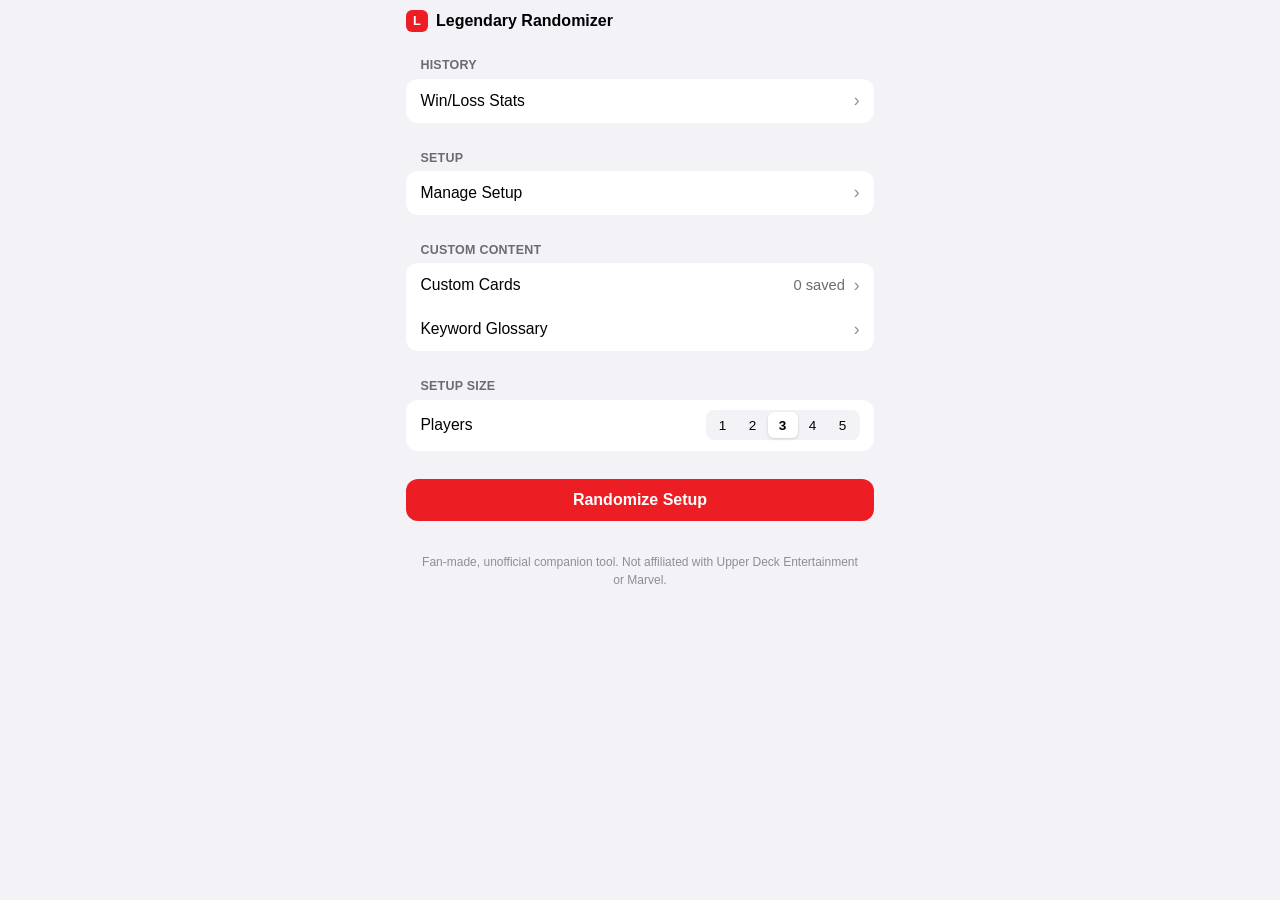
<file: index.html>
<!DOCTYPE html>
<html lang="en">
<head>
  <meta charset="UTF-8" />
  <meta name="viewport" content="width=device-width, initial-scale=1.0, viewport-fit=cover" />
  <title>Marvel Legendary Randomizer</title>
  <meta name="description" content="Randomize a full Marvel Legendary deck-building game setup: Mastermind, Scheme, Villain Groups, Henchmen, and Heroes." />
  <meta name="theme-color" content="#f2f2f7" media="(prefers-color-scheme: light)" />
  <meta name="theme-color" content="#000000" media="(prefers-color-scheme: dark)" />
  <link rel="icon" href="data:image/svg+xml,%3Csvg xmlns='http://www.w3.org/2000/svg' viewBox='0 0 100 100'%3E%3Crect width='100' height='100' rx='22' fill='%23ed1d24'/%3E%3Ctext x='50' y='68' font-family='Arial' font-weight='bold' font-size='56' fill='white' text-anchor='middle'%3EL%3C/text%3E%3C/svg%3E" />
  <link rel="apple-touch-icon" href="img/icons/icon-180.png?v=167" />
  <link rel="manifest" href="manifest.webmanifest" />
  <meta name="mobile-web-app-capable" content="yes" />
  <meta name="apple-mobile-web-app-capable" content="yes" />
  <meta name="apple-mobile-web-app-status-bar-style" content="black-translucent" />
  <meta name="apple-mobile-web-app-title" content="Legendary" />
  <link rel="stylesheet" href="css/styles.css?v=167" />
</head>
<body>
  <div class="navbar" id="navbar">
    <div class="navbar-inner">
      <span class="navbar-badge">L</span>
      <span class="navbar-title">Legendary Randomizer</span>
    </div>
  </div>

  <main class="screen" id="screen">
    <section class="ios-group">
      <div class="group-header"><span>History</span></div>
      <ul class="ios-list">
        <li>
          <a class="ios-row nav-row" href="stats.html">
            <span class="row-text">Win/Loss Stats</span>
            <span class="chevron">›</span>
          </a>
        </li>
      </ul>
    </section>

    <section class="ios-group">
      <div class="group-header"><span>Setup</span></div>
      <ul class="ios-list">
        <li>
          <a class="ios-row nav-row" href="setup.html">
            <span class="row-text">Manage Setup</span>
            <span class="chevron">›</span>
          </a>
        </li>
      </ul>
    </section>

    <section class="ios-group">
      <div class="group-header"><span>Custom Content</span></div>
      <ul class="ios-list">
        <li>
          <button type="button" class="ios-row nav-row" id="open-custom-cards">
            <span class="row-text">Custom Cards</span>
            <span class="row-trailing" id="custom-cards-count">0 saved</span>
            <span class="chevron">›</span>
          </button>
        </li>
        <li>
          <a class="ios-row nav-row" href="glossary.html">
            <span class="row-text">Keyword Glossary</span>
            <span class="chevron">›</span>
          </a>
        </li>
      </ul>
    </section>

    <section class="ios-group">
      <div class="group-header"><span>Setup Size</span></div>
      <ul class="ios-list">
        <li class="ios-row">
          <span class="row-text">Players</span>
          <span class="segmented" id="players-segmented">
            <button type="button" data-value="1">1</button>
            <button type="button" data-value="2">2</button>
            <button type="button" data-value="3">3</button>
            <button type="button" data-value="4">4</button>
            <button type="button" data-value="5">5</button>
          </span>
        </li>
      </ul>
    </section>

    <div id="warnings" class="ios-banner hidden"></div>

    <section class="ios-group action-group">
      <ul class="ios-list">
        <li class="ios-row-button">
          <button type="button" id="randomize-all" class="ios-list-button primary">Randomize Setup</button>
        </li>
      </ul>
    </section>

    <p class="page-footer">Fan-made, unofficial companion tool. Not affiliated with Upper Deck Entertainment or Marvel.</p>
  </main>

  <div class="sheet-overlay hidden" id="sheet-overlay">
    <button type="button" class="sheet-backdrop" id="sheet-backdrop" aria-label="Close"></button>
    <div class="sheet" id="sheet">
      <div class="sheet-grabber"></div>
      <div class="sheet-header">
        <button type="button" class="sheet-header-btn" id="sheet-cancel">Back</button>
        <span class="sheet-title" id="sheet-title">Manage</span>
        <button type="button" class="sheet-header-btn sheet-header-btn-accent hidden" id="sheet-action">Clear</button>
      </div>
      <div class="sheet-search-wrap hidden" id="sheet-search-wrap">
        <input type="search" id="sheet-search" class="sheet-search" placeholder="Search" autocomplete="off" />
      </div>
      <div class="sheet-bulk-actions hidden" id="sheet-bulk-actions">
        <button type="button" class="sheet-bulk-btn" id="sheet-select-all">Select All</button>
        <button type="button" class="sheet-bulk-btn" id="sheet-deselect-all">Deselect All</button>
      </div>
      <div class="sheet-list" id="sheet-list"></div>
    </div>
  </div>

  <!-- Bump every ?v= below (including the stylesheet in <head>) on any
       deploy that touches css/js — GitHub Pages / mobile browsers can
       otherwise keep serving a stale cached copy after a redeploy. Also
       bump sw.js's CACHE_VERSION (and its own copies of these ?v= URLs)
       in step, or the installed-app-icon PWA keeps serving old files
       from its offline cache even after those two catch up. -->
  <script src="js/data.js?v=167"></script>
  <script src="js/app.js?v=167"></script>
  <script>
    if ("serviceWorker" in navigator) {
      window.addEventListener("load", () => navigator.serviceWorker.register("sw.js"));
    }
  </script>
</body>
</html>
</file>
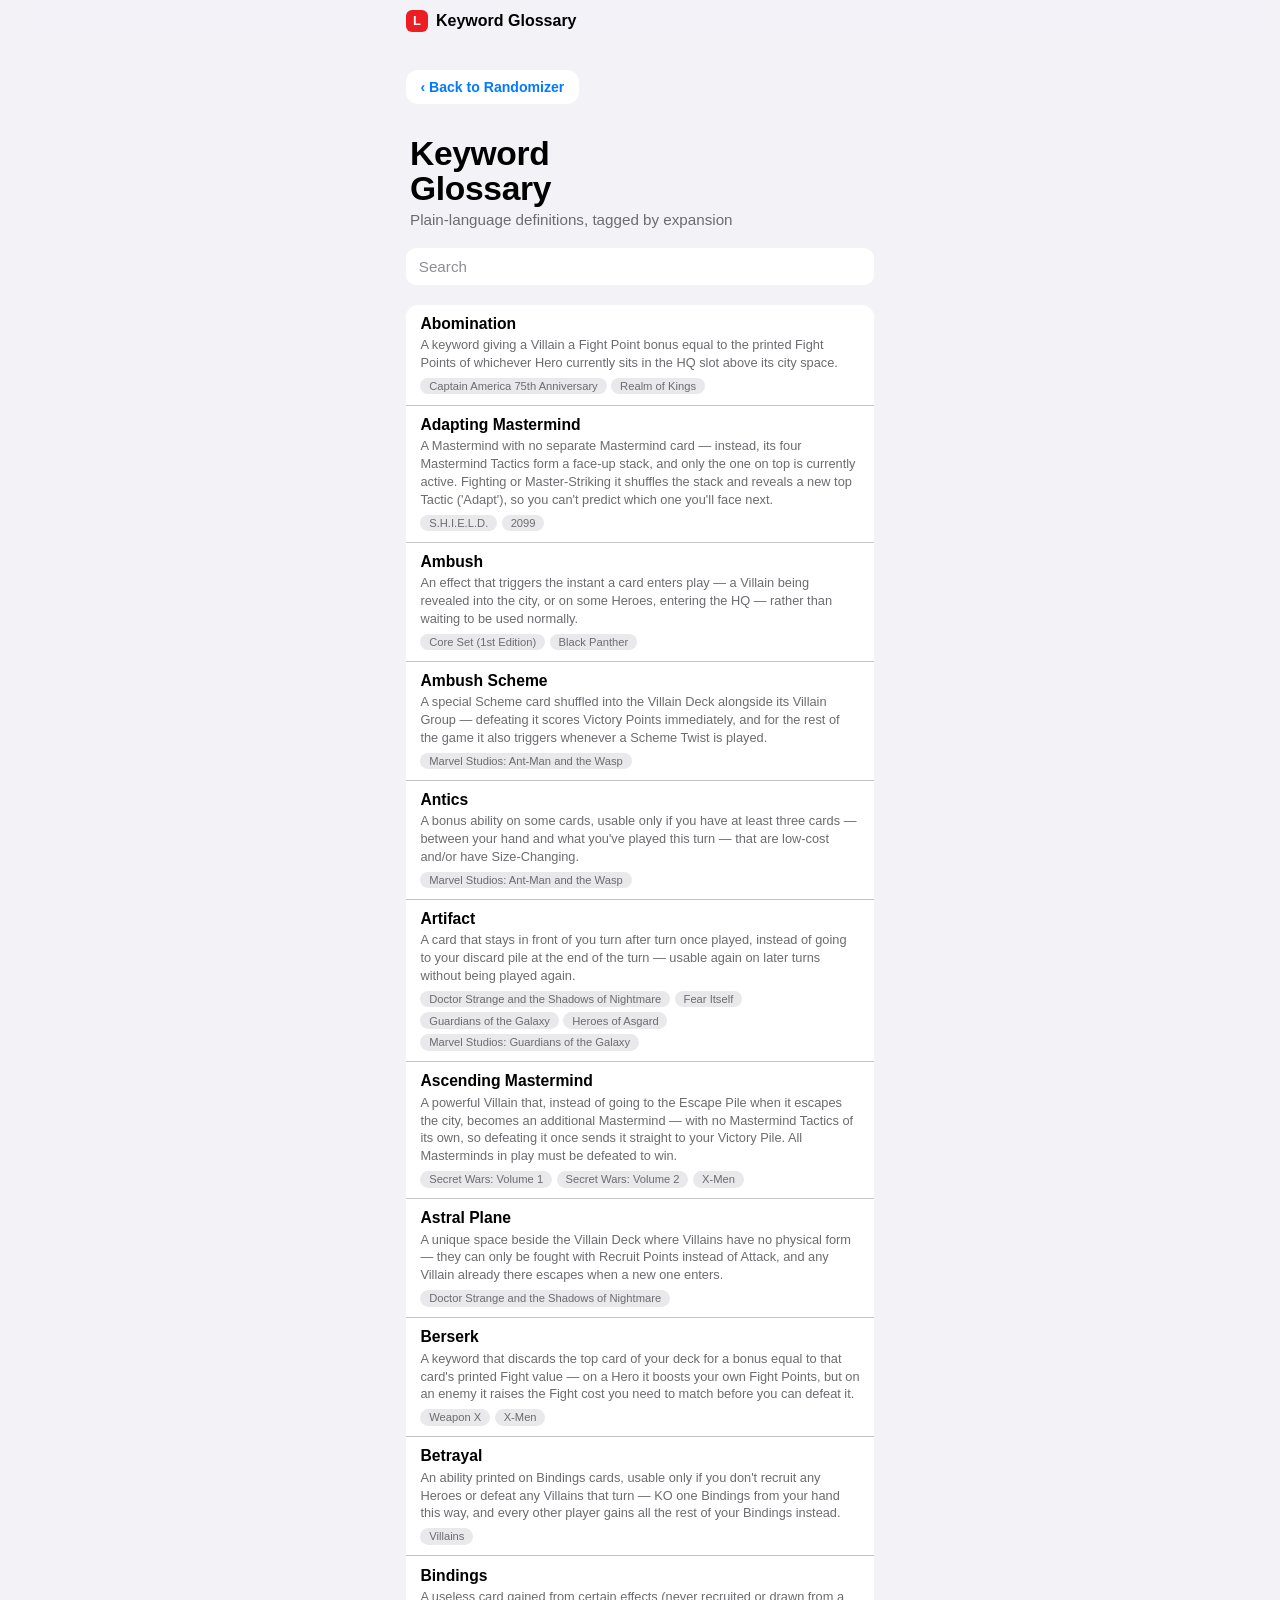
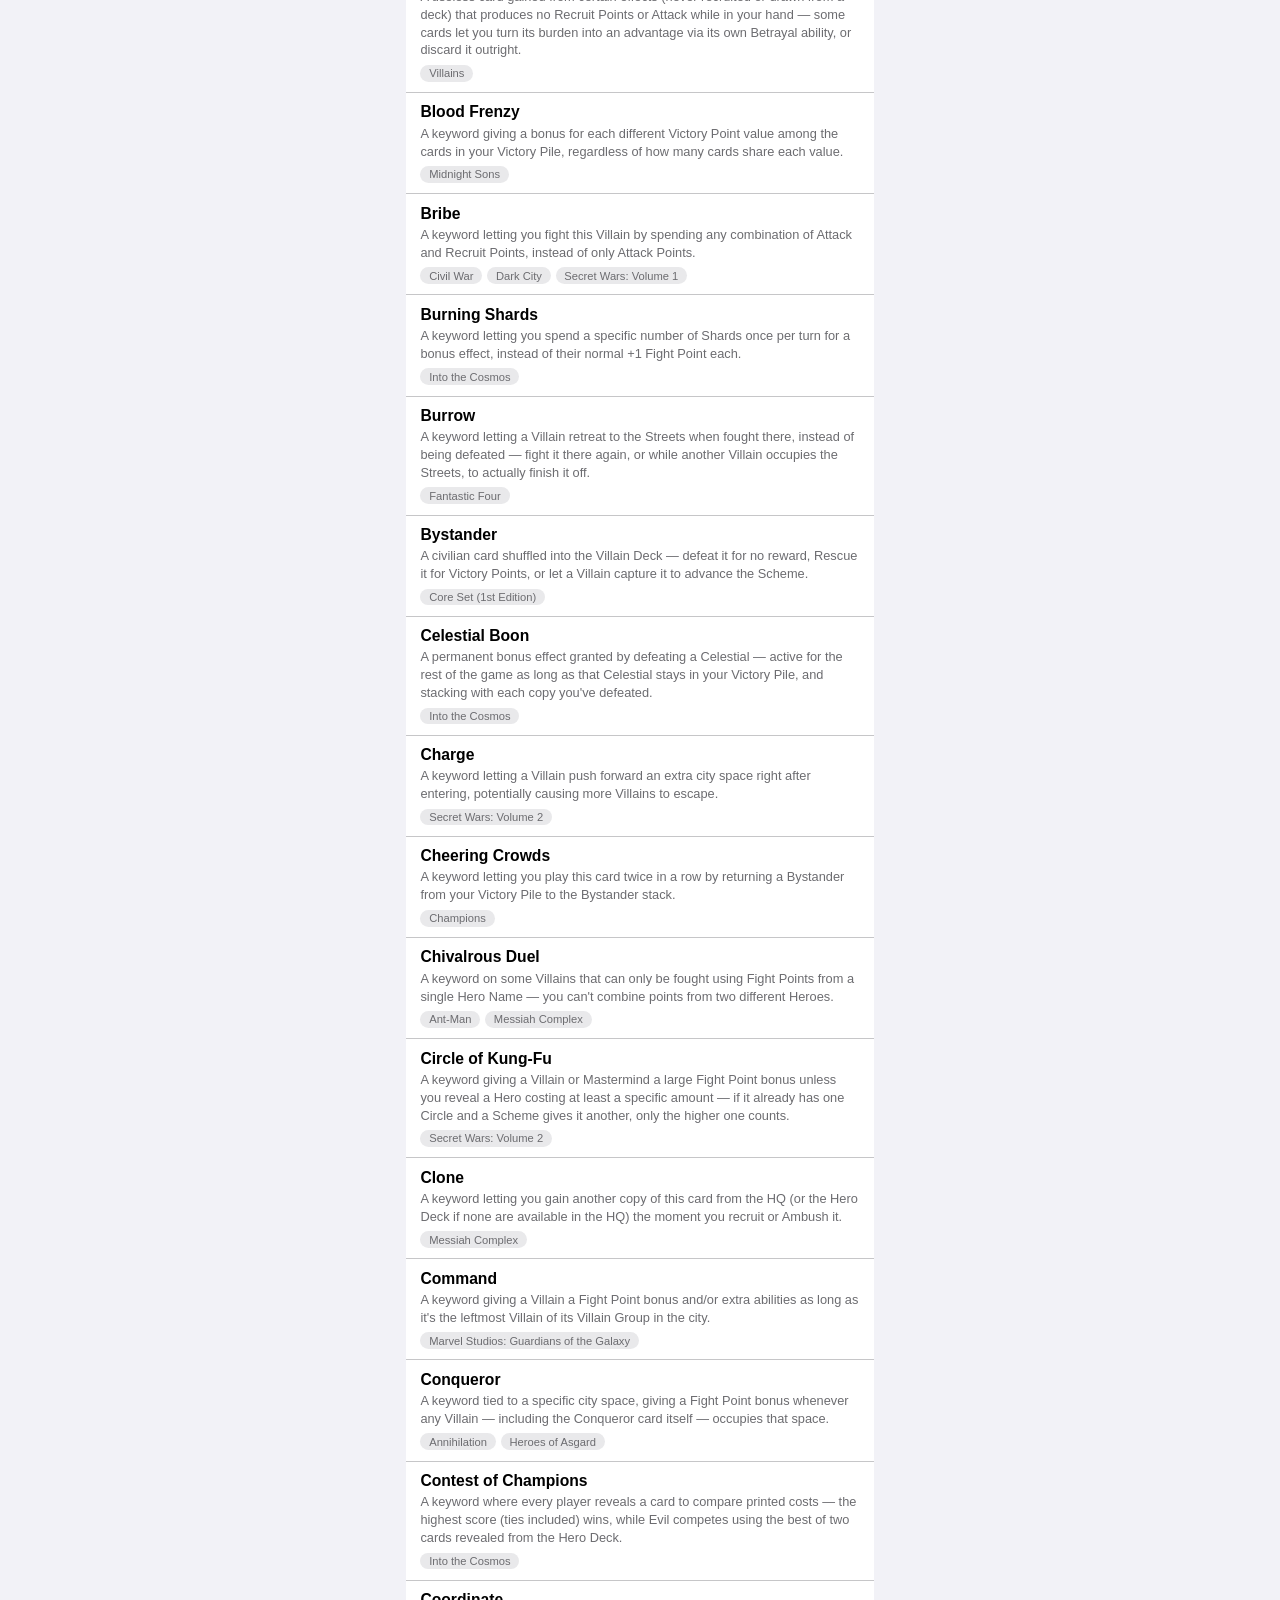
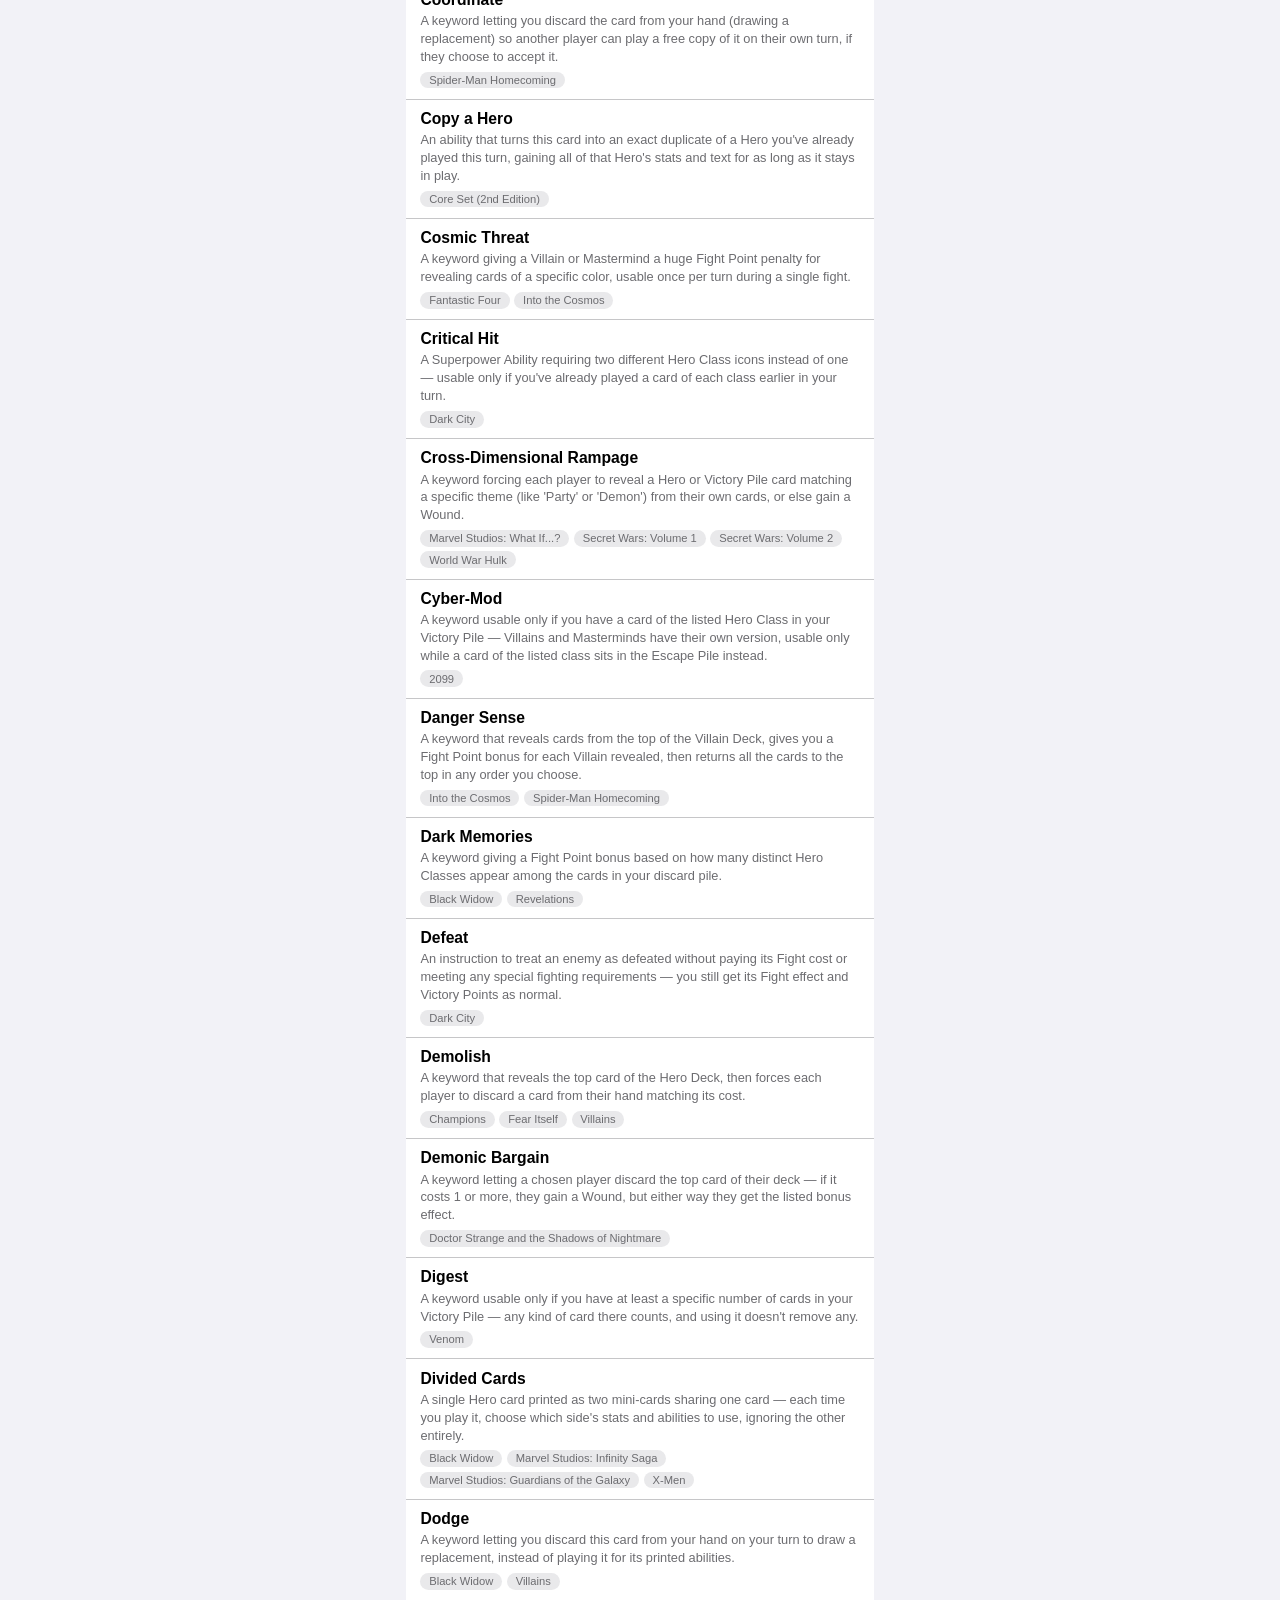
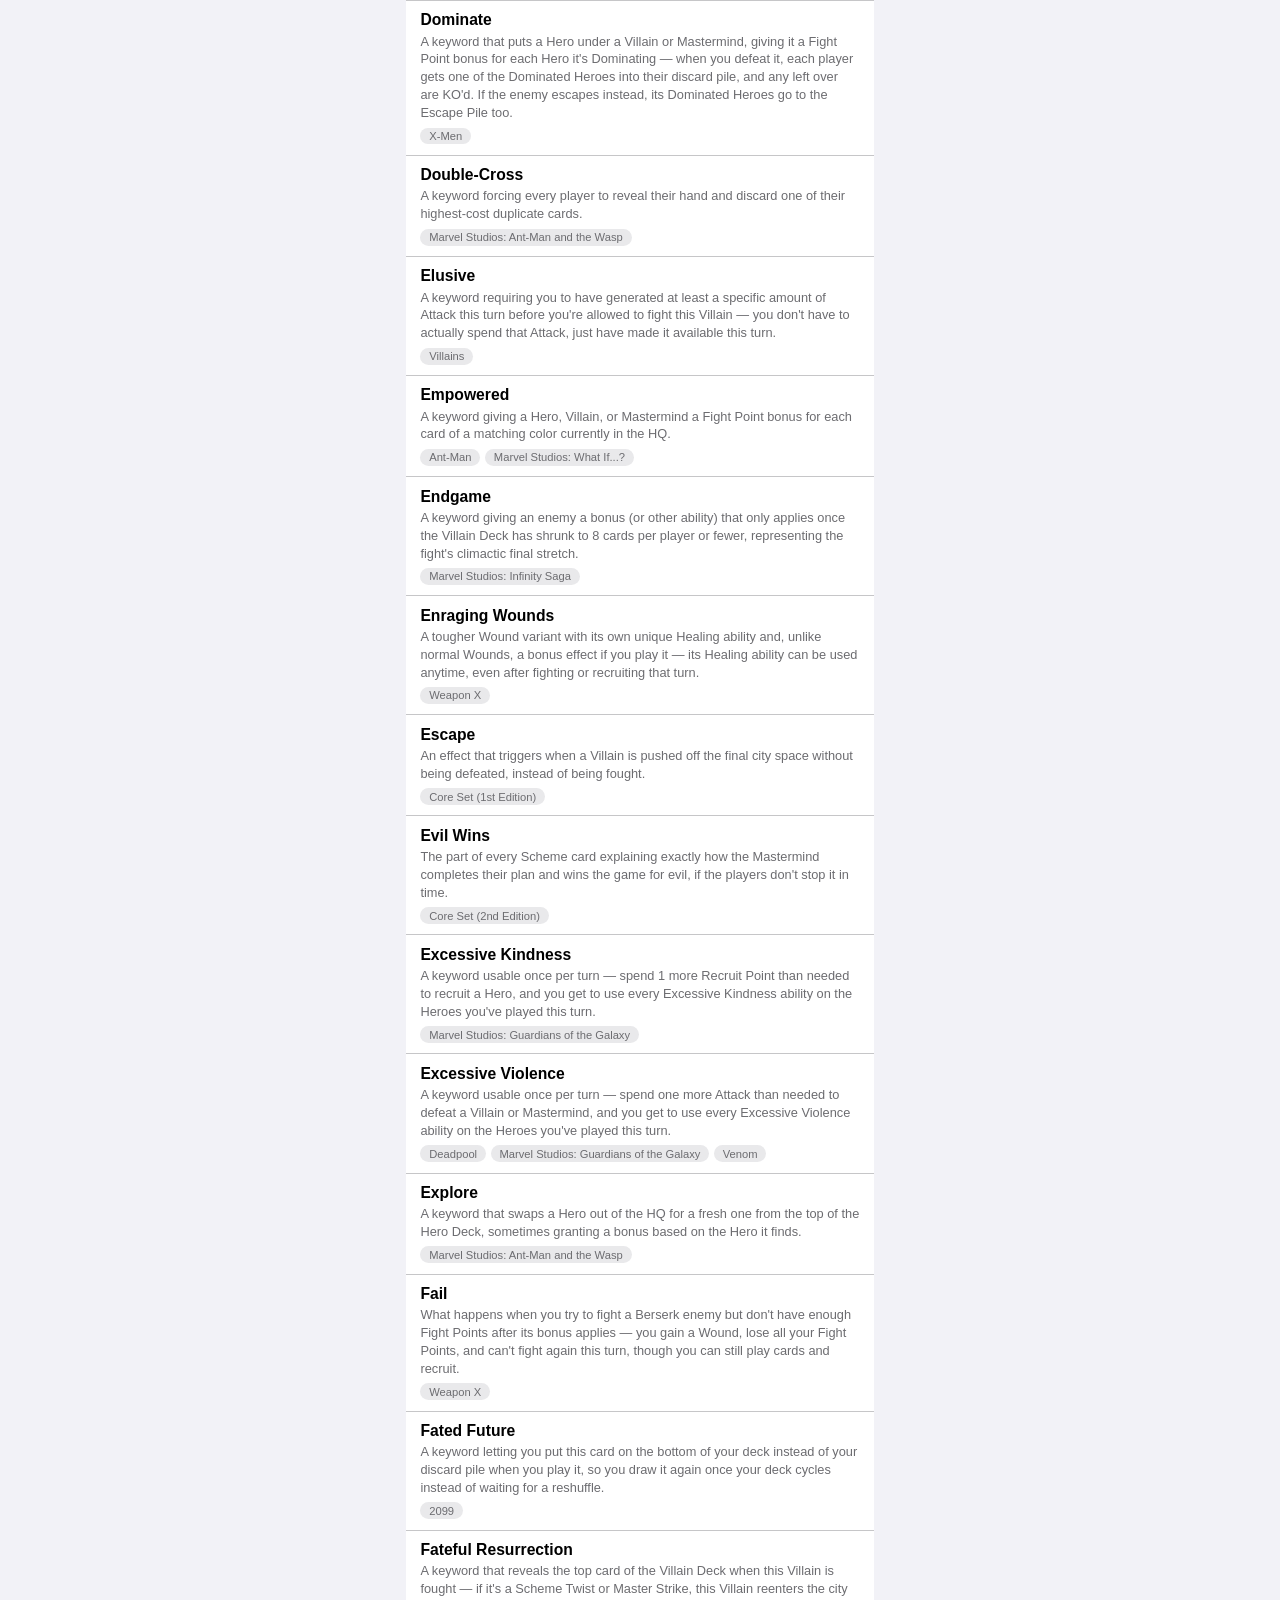
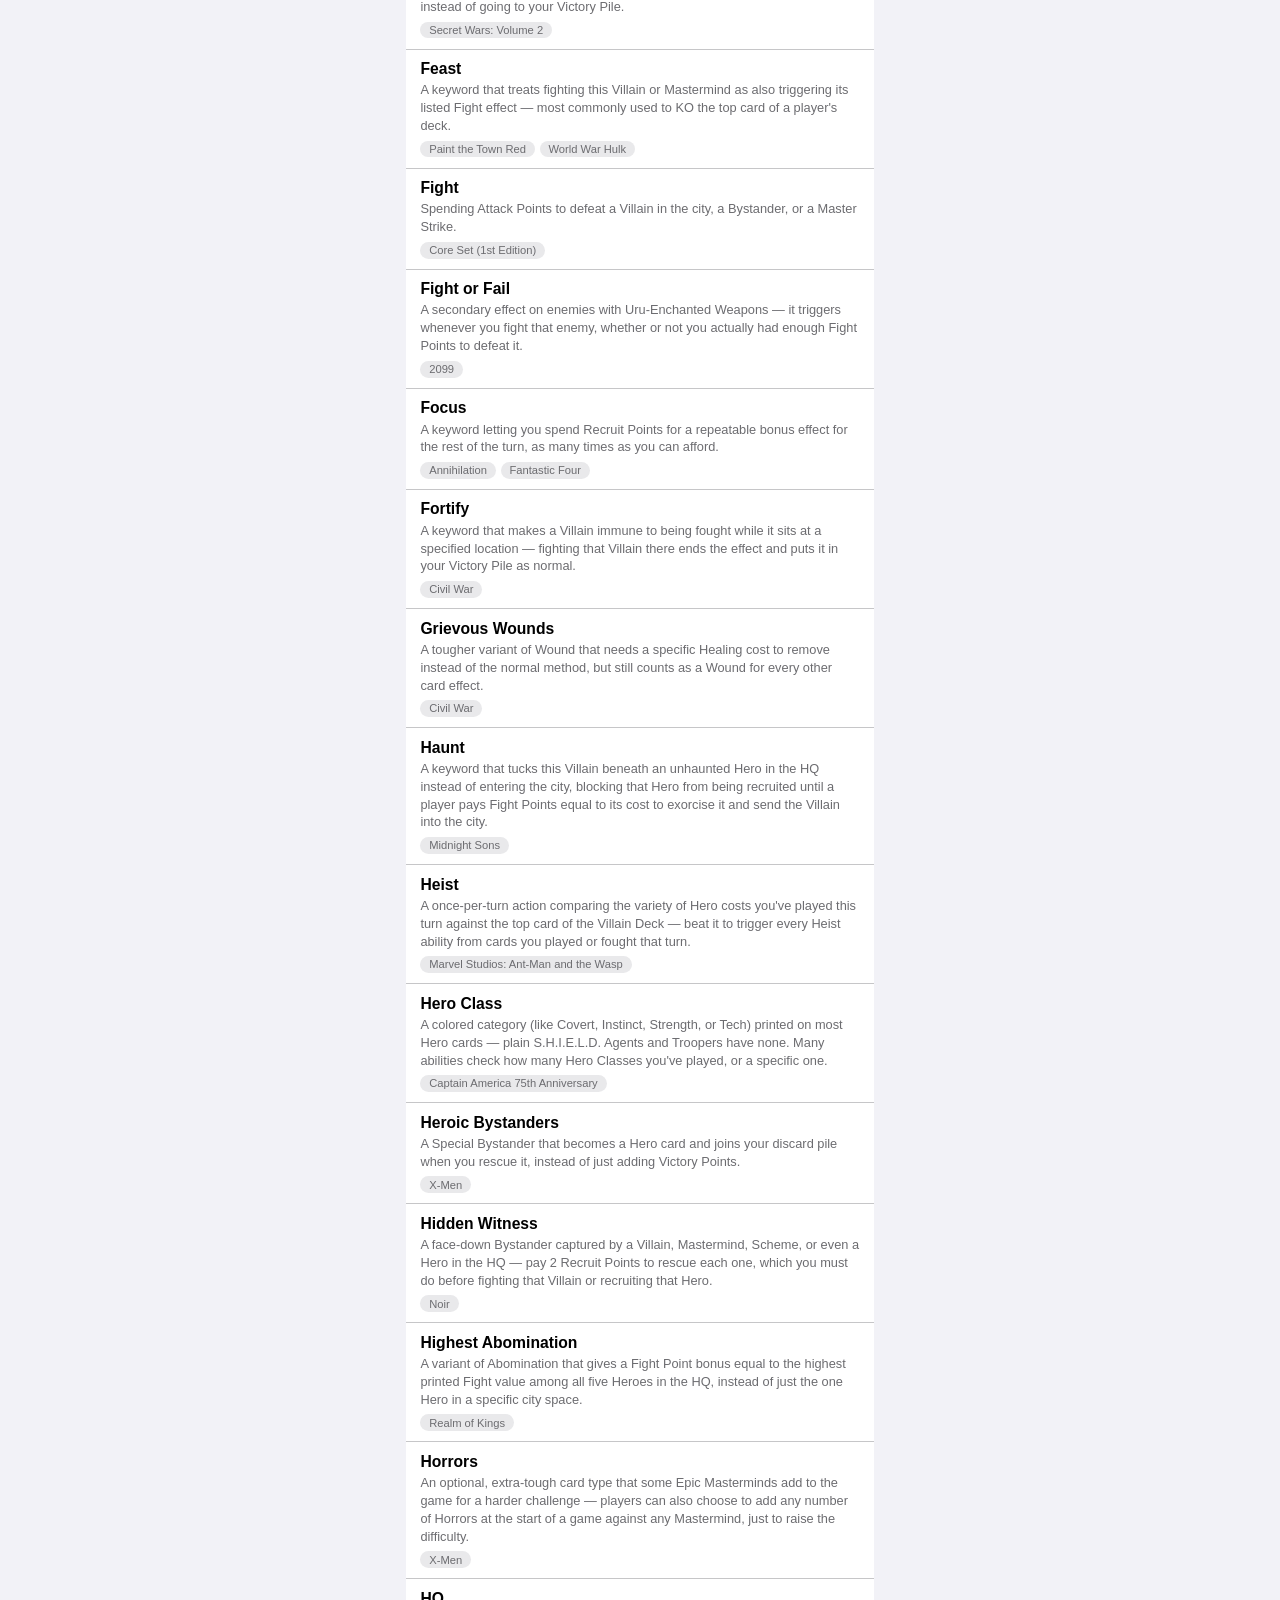
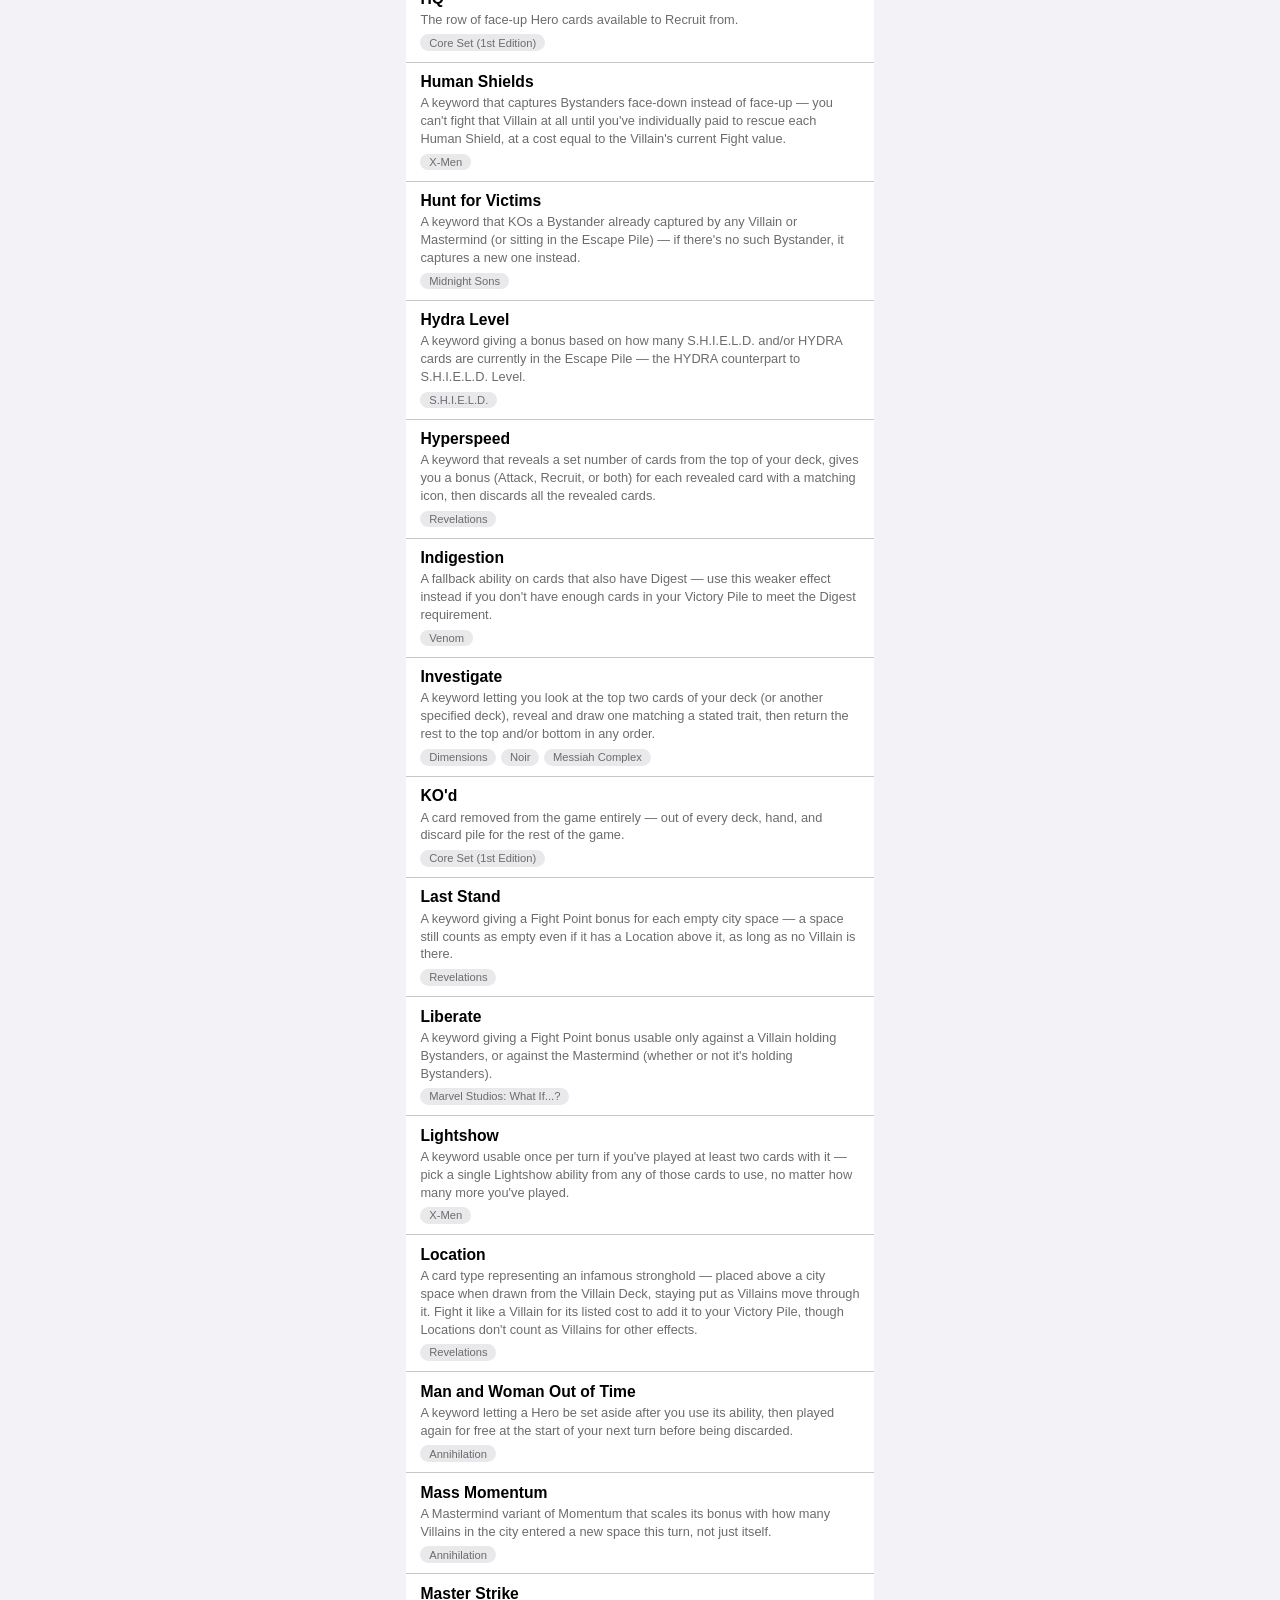
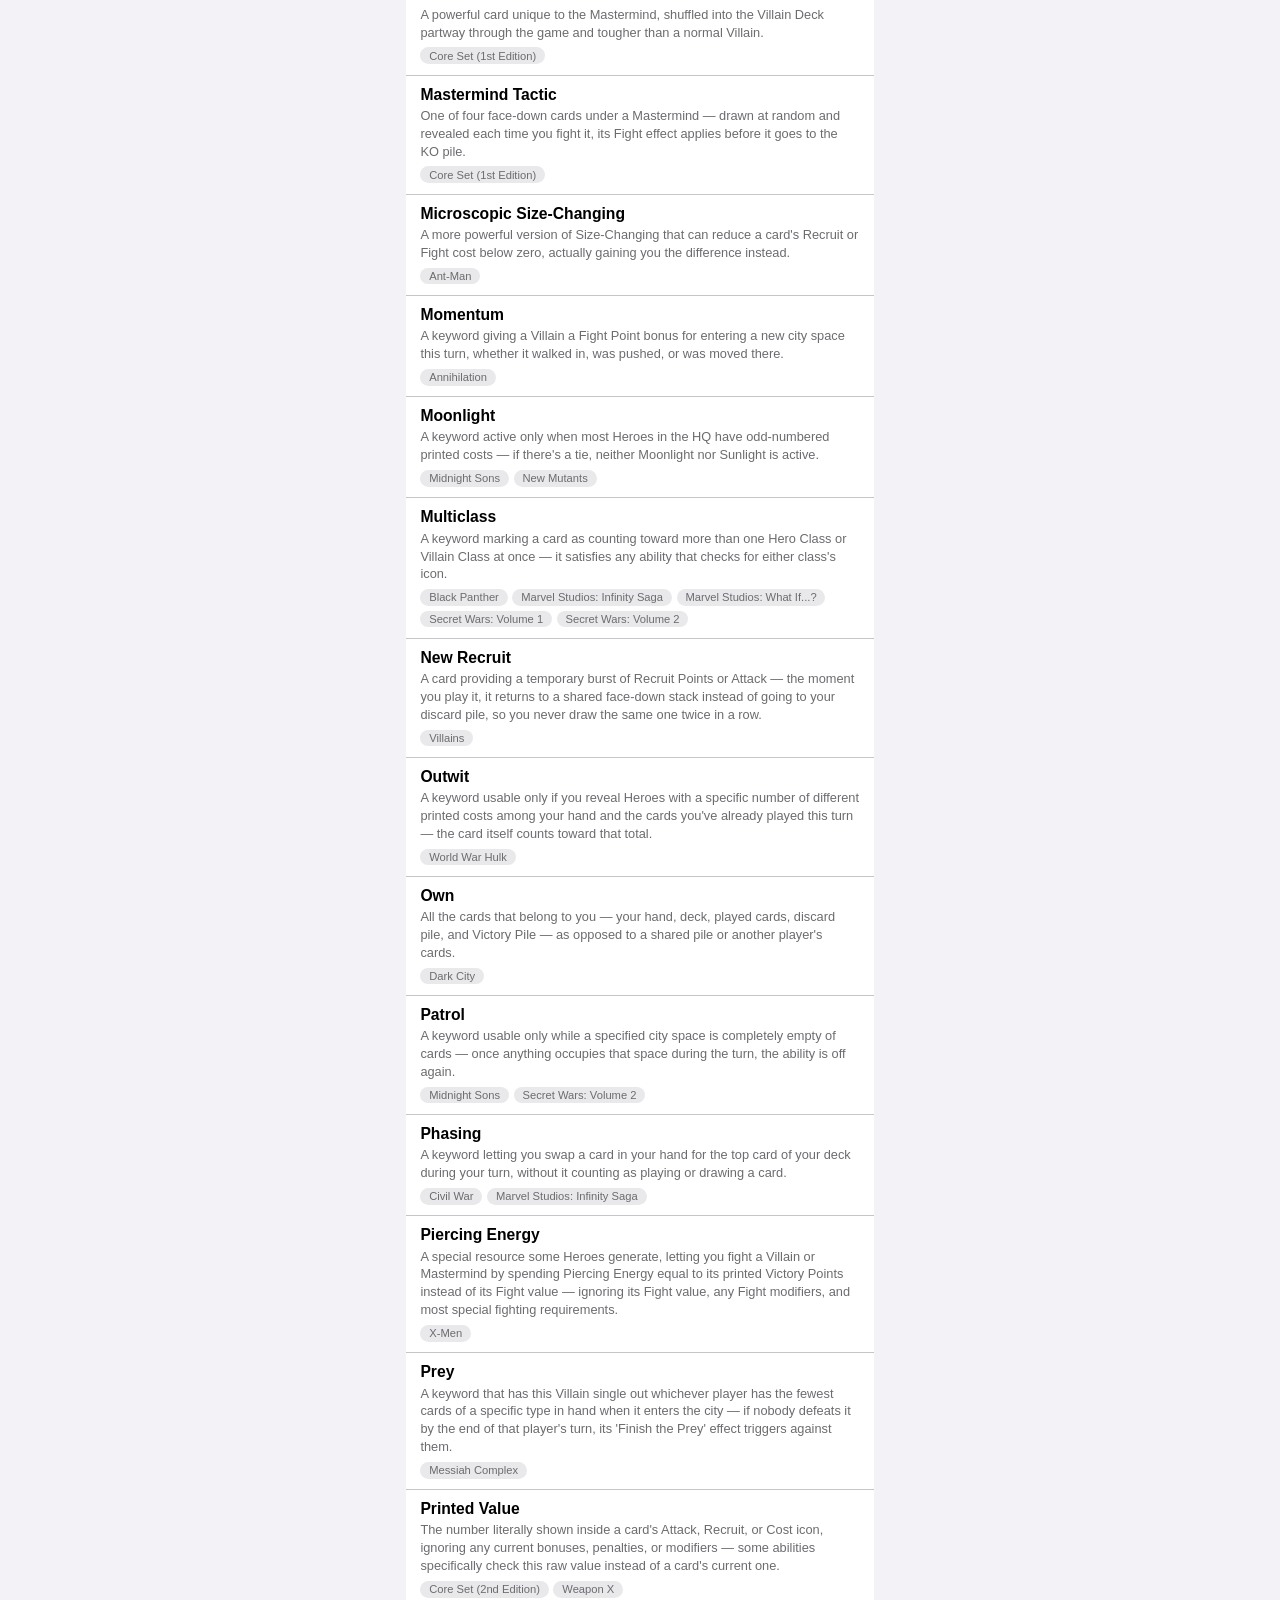
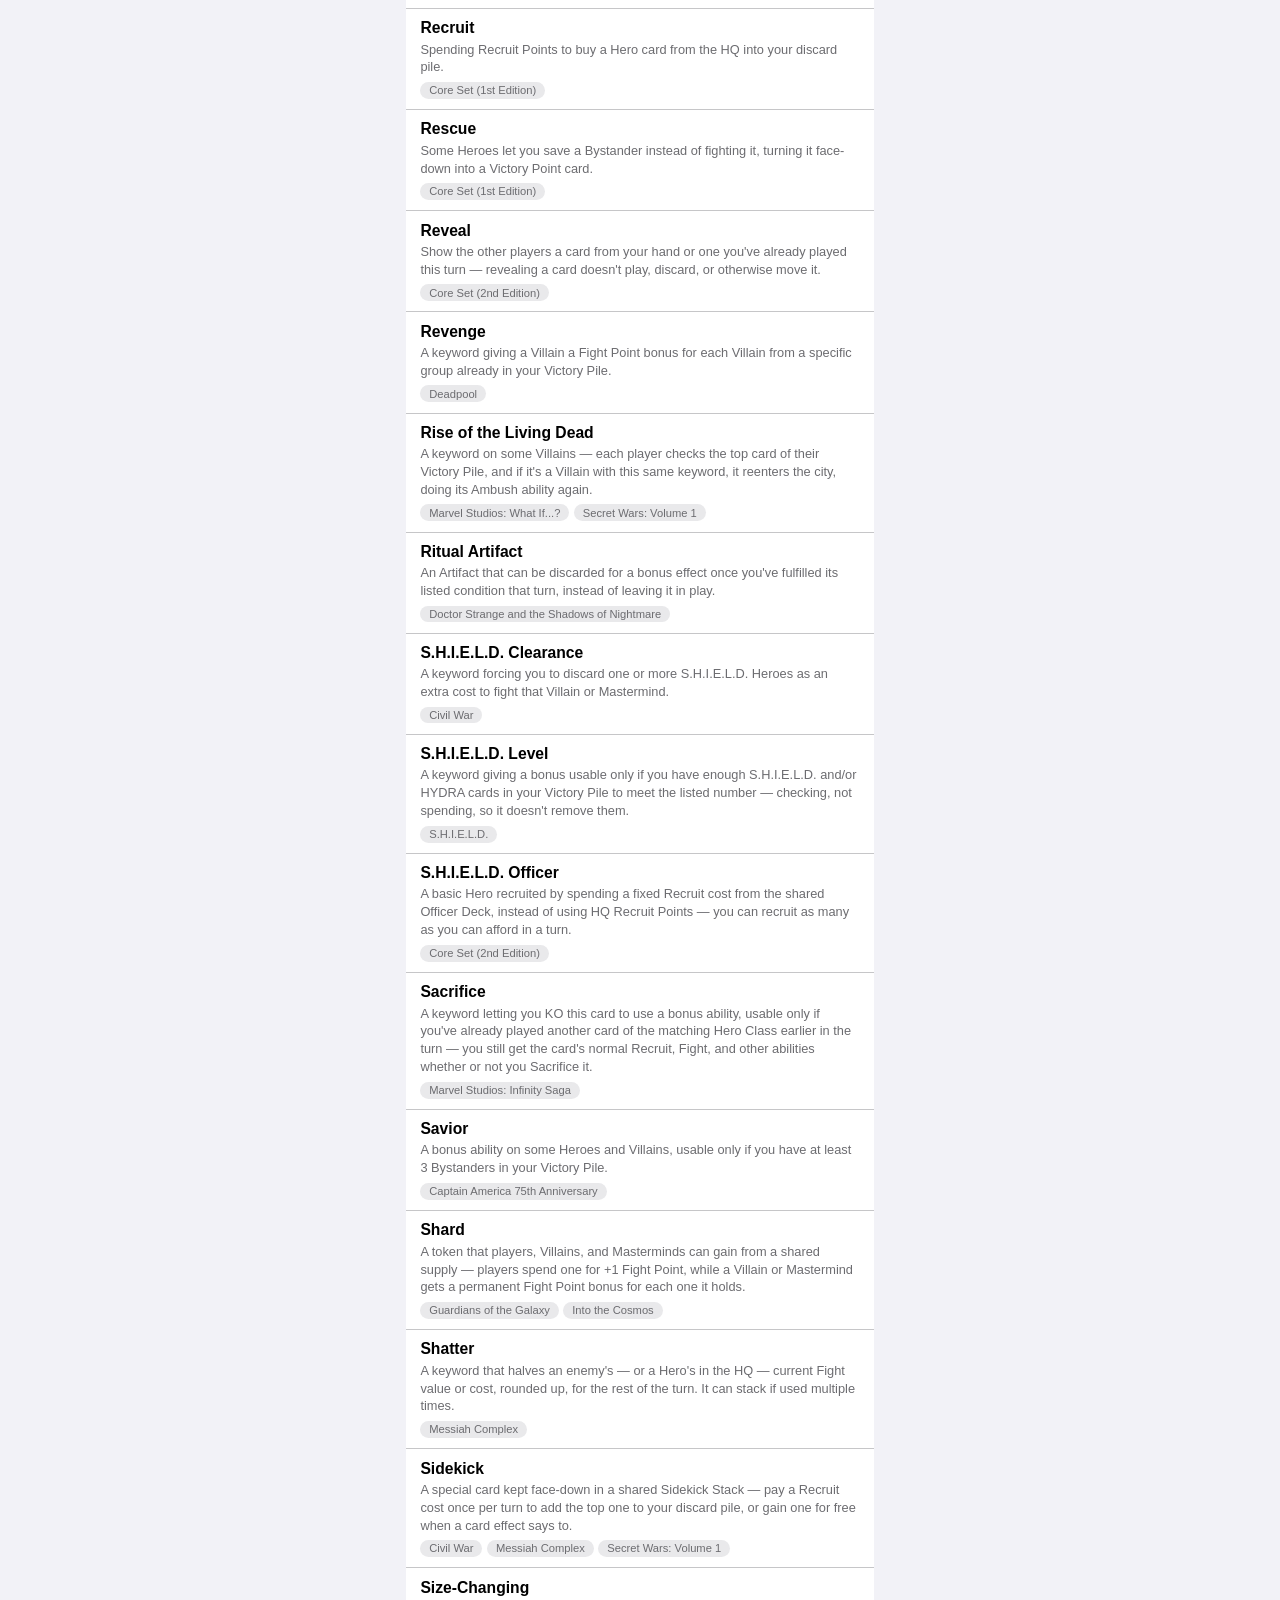
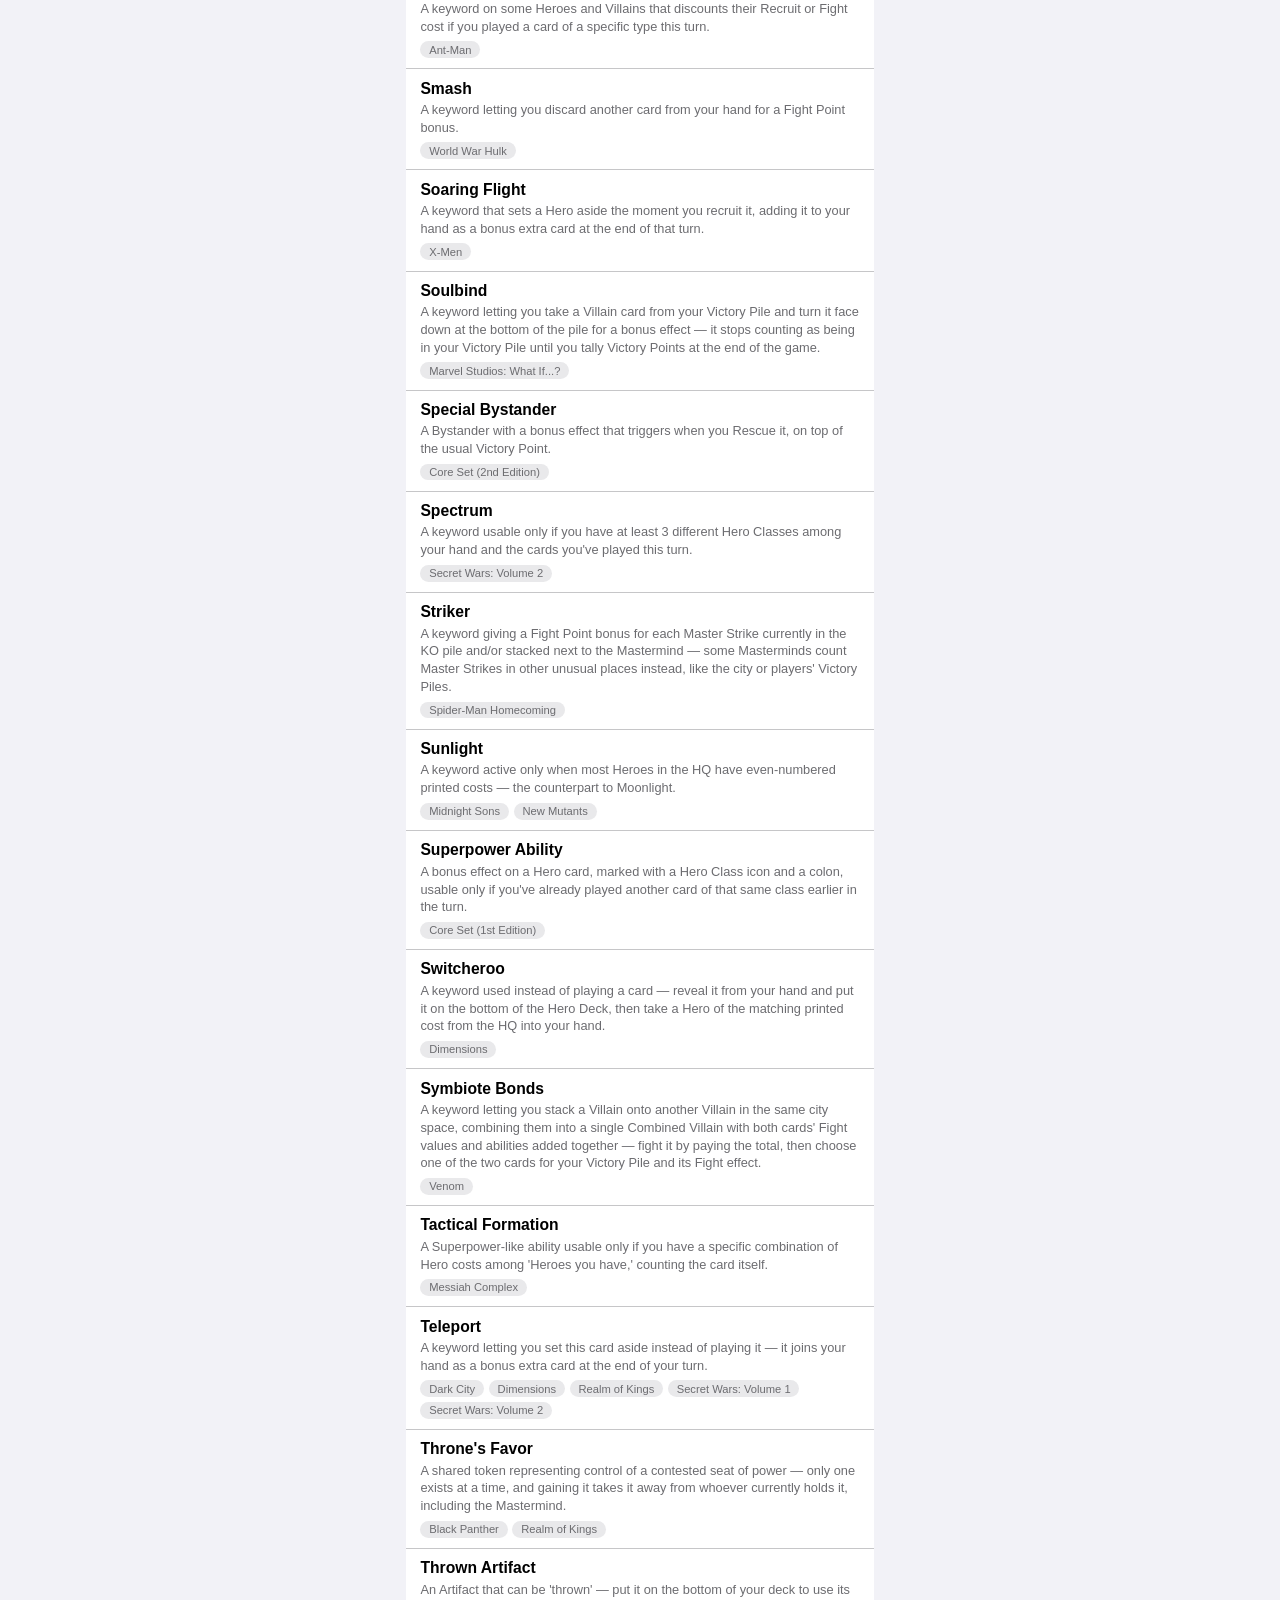
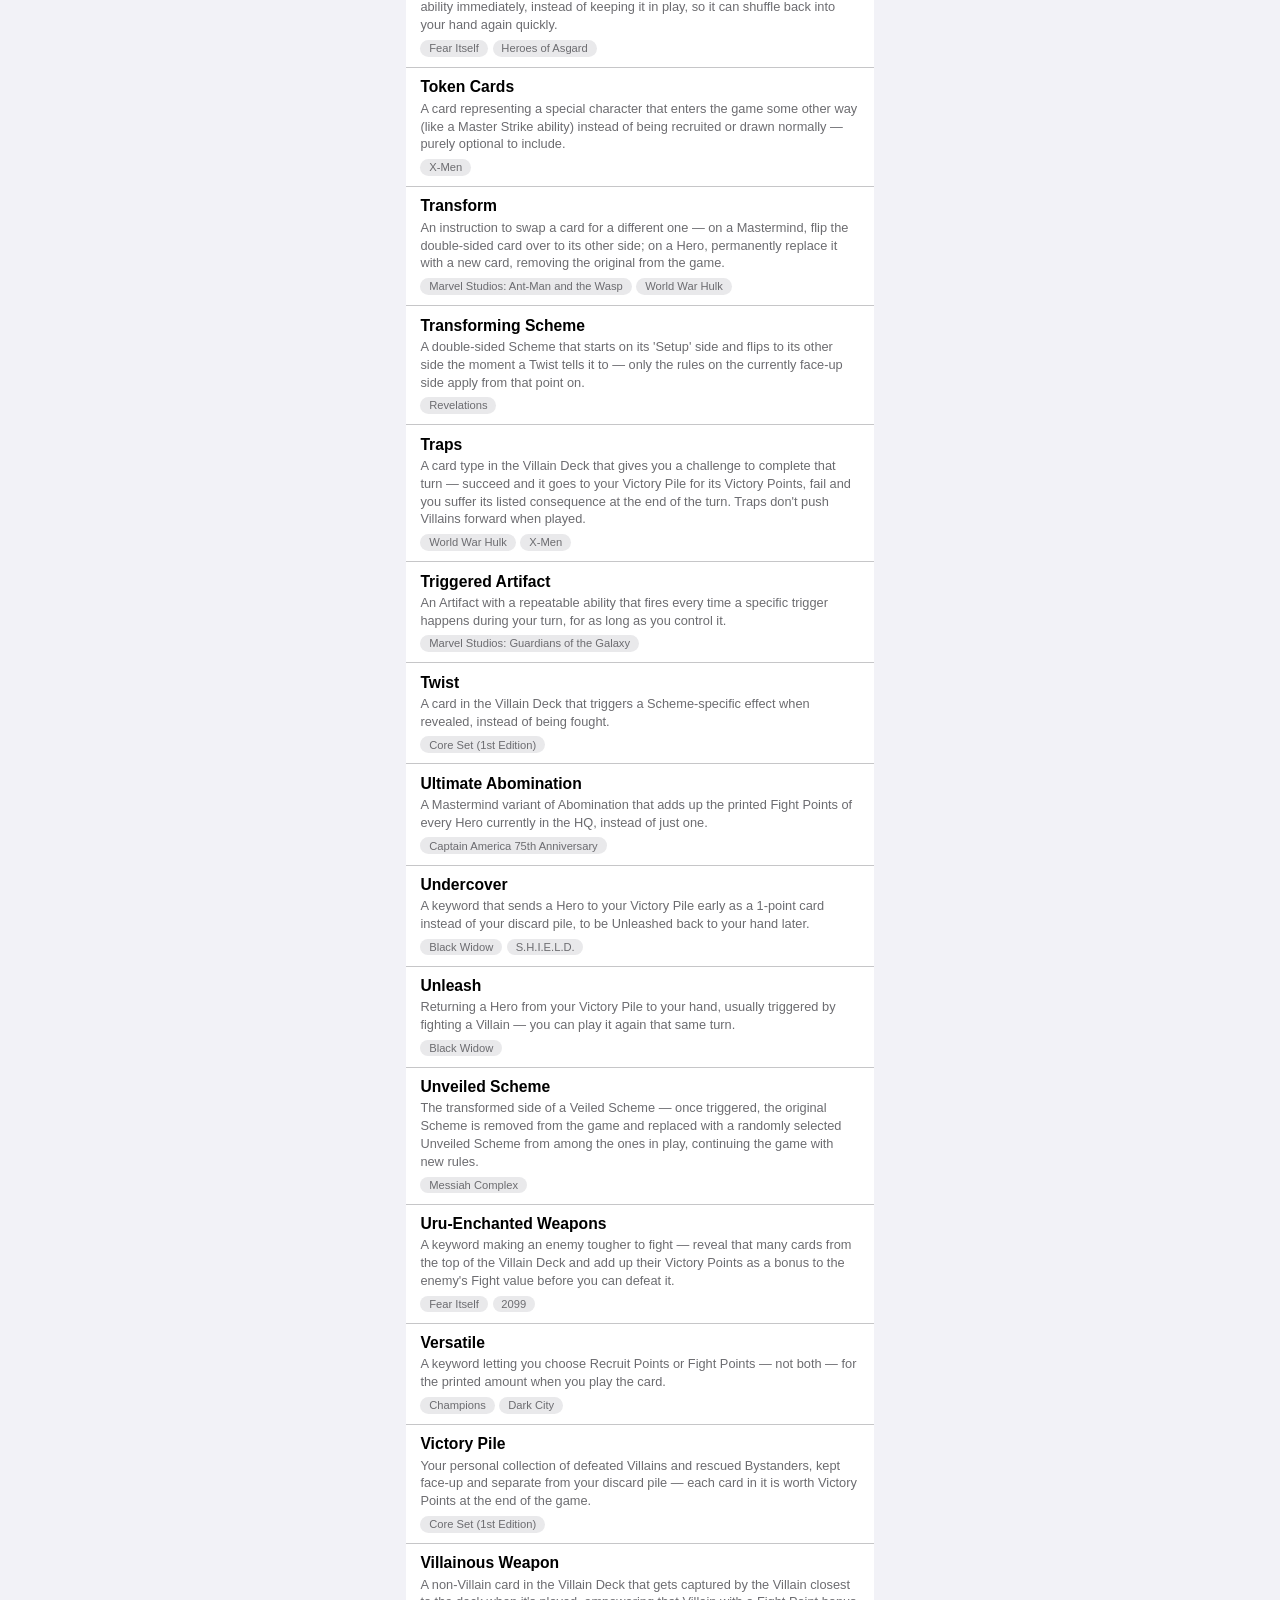
<file: glossary.html>
<!DOCTYPE html>
<html lang="en">
<head>
  <meta charset="UTF-8" />
  <meta name="viewport" content="width=device-width, initial-scale=1.0, viewport-fit=cover" />
  <title>Keyword Glossary — Marvel Legendary Randomizer</title>
  <meta name="description" content="Plain-language definitions for Legendary's card keywords and rules terms, tagged by expansion." />
  <meta name="theme-color" content="#f2f2f7" media="(prefers-color-scheme: light)" />
  <meta name="theme-color" content="#000000" media="(prefers-color-scheme: dark)" />
  <link rel="icon" href="data:image/svg+xml,%3Csvg xmlns='http://www.w3.org/2000/svg' viewBox='0 0 100 100'%3E%3Crect width='100' height='100' rx='22' fill='%23ed1d24'/%3E%3Ctext x='50' y='68' font-family='Arial' font-weight='bold' font-size='56' fill='white' text-anchor='middle'%3EL%3C/text%3E%3C/svg%3E" />
  <link rel="apple-touch-icon" href="img/icons/icon-180.png?v=167" />
  <link rel="manifest" href="manifest.webmanifest" />
  <meta name="mobile-web-app-capable" content="yes" />
  <meta name="apple-mobile-web-app-capable" content="yes" />
  <meta name="apple-mobile-web-app-status-bar-style" content="black-translucent" />
  <meta name="apple-mobile-web-app-title" content="Legendary" />
  <link rel="stylesheet" href="css/styles.css?v=167" />
</head>
<body>
  <div class="navbar" id="navbar">
    <div class="navbar-inner">
      <a href="index.html" class="navbar-badge" style="text-decoration: none;">L</a>
      <span class="navbar-title">Keyword Glossary</span>
    </div>
  </div>

  <main class="screen" id="screen">
    <p class="page-footer page-footer-top">
      <a href="index.html" class="footer-button">‹ Back to Randomizer</a>
    </p>

    <div class="large-title-block">
      <h1 class="large-title">Keyword<br />Glossary</h1>
      <p class="large-subtitle">Plain-language definitions, tagged by expansion</p>
    </div>

    <div class="page-search-wrap">
      <input type="search" id="glossary-search" class="page-search" placeholder="Search" autocomplete="off" />
    </div>

    <div id="glossary-list"></div>

    <p class="page-footer">
      <a href="index.html" class="footer-button">‹ Back to Randomizer</a>
    </p>
  </main>

  <!-- Keep this ?v= in step with index.html's — see the note there. -->
  <script src="js/data.js?v=167"></script>
  <script src="js/glossary.js?v=167"></script>
  <script>
    if ("serviceWorker" in navigator) {
      window.addEventListener("load", () => navigator.serviceWorker.register("sw.js"));
    }
  </script>
</body>
</html>
</file>
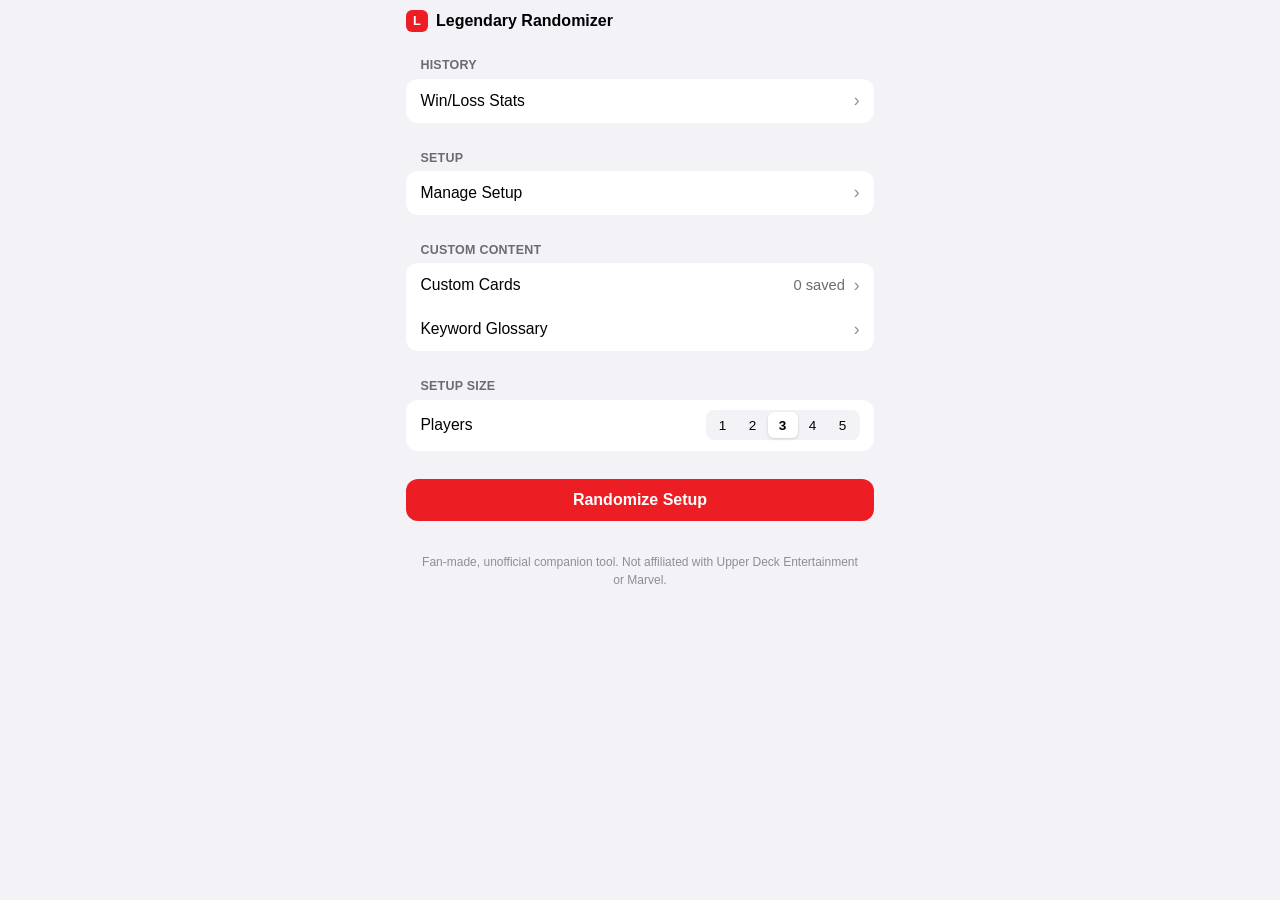
<file: results.html>
<!DOCTYPE html>
<html lang="en">
<head>
  <meta charset="UTF-8" />
  <meta name="viewport" content="width=device-width, initial-scale=1.0, viewport-fit=cover" />
  <title>Results — Marvel Legendary Randomizer</title>
  <meta name="description" content="Your randomized Marvel Legendary setup: reroll, review, copy, and log the result." />
  <meta name="theme-color" content="#f2f2f7" media="(prefers-color-scheme: light)" />
  <meta name="theme-color" content="#000000" media="(prefers-color-scheme: dark)" />
  <link rel="icon" href="data:image/svg+xml,%3Csvg xmlns='http://www.w3.org/2000/svg' viewBox='0 0 100 100'%3E%3Crect width='100' height='100' rx='22' fill='%23ed1d24'/%3E%3Ctext x='50' y='68' font-family='Arial' font-weight='bold' font-size='56' fill='white' text-anchor='middle'%3EL%3C/text%3E%3C/svg%3E" />
  <link rel="apple-touch-icon" href="img/icons/icon-180.png?v=167" />
  <link rel="manifest" href="manifest.webmanifest" />
  <meta name="mobile-web-app-capable" content="yes" />
  <meta name="apple-mobile-web-app-capable" content="yes" />
  <meta name="apple-mobile-web-app-status-bar-style" content="black-translucent" />
  <meta name="apple-mobile-web-app-title" content="Legendary" />
  <link rel="stylesheet" href="css/styles.css?v=167" />
</head>
<body>
  <div class="navbar" id="navbar">
    <div class="navbar-inner">
      <a href="index.html" class="navbar-badge" style="text-decoration: none;">L</a>
      <span class="navbar-title">Results</span>
    </div>
  </div>

  <main class="screen" id="screen">
    <p class="page-footer page-footer-top">
      <a href="index.html" class="footer-button">‹ Back to Randomizer</a>
    </p>

    <section class="ios-group action-group hidden" id="reroll-group">
      <ul class="ios-list">
        <li class="ios-row-button">
          <button type="button" id="reroll-all" class="ios-list-button">Reroll All</button>
        </li>
      </ul>
    </section>

    <div id="results"></div>

    <section class="ios-group action-group hidden" id="copy-group">
      <ul class="ios-list">
        <li class="ios-row-button">
          <button type="button" id="copy-setup" class="ios-list-button">Copy Setup</button>
        </li>
      </ul>
    </section>

    <section class="ios-group action-group hidden" id="setup-keywords-group">
      <ul class="ios-list">
        <li class="ios-row-button">
          <button type="button" id="setup-keywords" class="ios-list-button">Setup Keywords</button>
        </li>
      </ul>
    </section>

    <section class="ios-group action-group hidden" id="outcome-group">
      <div class="group-header"><span>Log Result</span></div>
      <ul class="ios-list">
        <li class="ios-row-button">
          <button type="button" id="log-win" class="ios-list-button outcome-btn outcome-win">Heroes Won</button>
        </li>
        <li class="ios-row-button">
          <button type="button" id="log-loss" class="ios-list-button outcome-btn outcome-loss">Evil Won</button>
        </li>
      </ul>
    </section>

    <section class="ios-group action-group hidden" id="exclude-group">
      <ul class="ios-list">
        <li class="ios-row-button">
          <button type="button" id="exclude-setup" class="ios-list-button">Exclude This Setup's Cards</button>
        </li>
      </ul>
    </section>

    <p class="page-footer">
      <a href="index.html" class="footer-button">‹ Back to Randomizer</a>
    </p>
  </main>

  <div class="sheet-overlay hidden" id="sheet-overlay">
    <button type="button" class="sheet-backdrop" id="sheet-backdrop" aria-label="Close"></button>
    <div class="sheet" id="sheet">
      <div class="sheet-grabber"></div>
      <div class="sheet-header">
        <button type="button" class="sheet-header-btn" id="sheet-cancel">Back</button>
        <span class="sheet-title" id="sheet-title">Manage</span>
        <button type="button" class="sheet-header-btn sheet-header-btn-accent hidden" id="sheet-action">Clear</button>
      </div>
      <div class="sheet-search-wrap hidden" id="sheet-search-wrap">
        <input type="search" id="sheet-search" class="sheet-search" placeholder="Search" autocomplete="off" />
      </div>
      <div class="sheet-bulk-actions hidden" id="sheet-bulk-actions">
        <button type="button" class="sheet-bulk-btn" id="sheet-select-all">Select All</button>
        <button type="button" class="sheet-bulk-btn" id="sheet-deselect-all">Deselect All</button>
      </div>
      <div class="sheet-list" id="sheet-list"></div>
    </div>
  </div>

  <!-- Keep this ?v= in step with index.html's — see the note there. -->
  <script src="js/data.js?v=167"></script>
  <script src="js/app.js?v=167"></script>
  <script>
    if ("serviceWorker" in navigator) {
      window.addEventListener("load", () => navigator.serviceWorker.register("sw.js"));
    }
  </script>
</body>
</html>
</file>
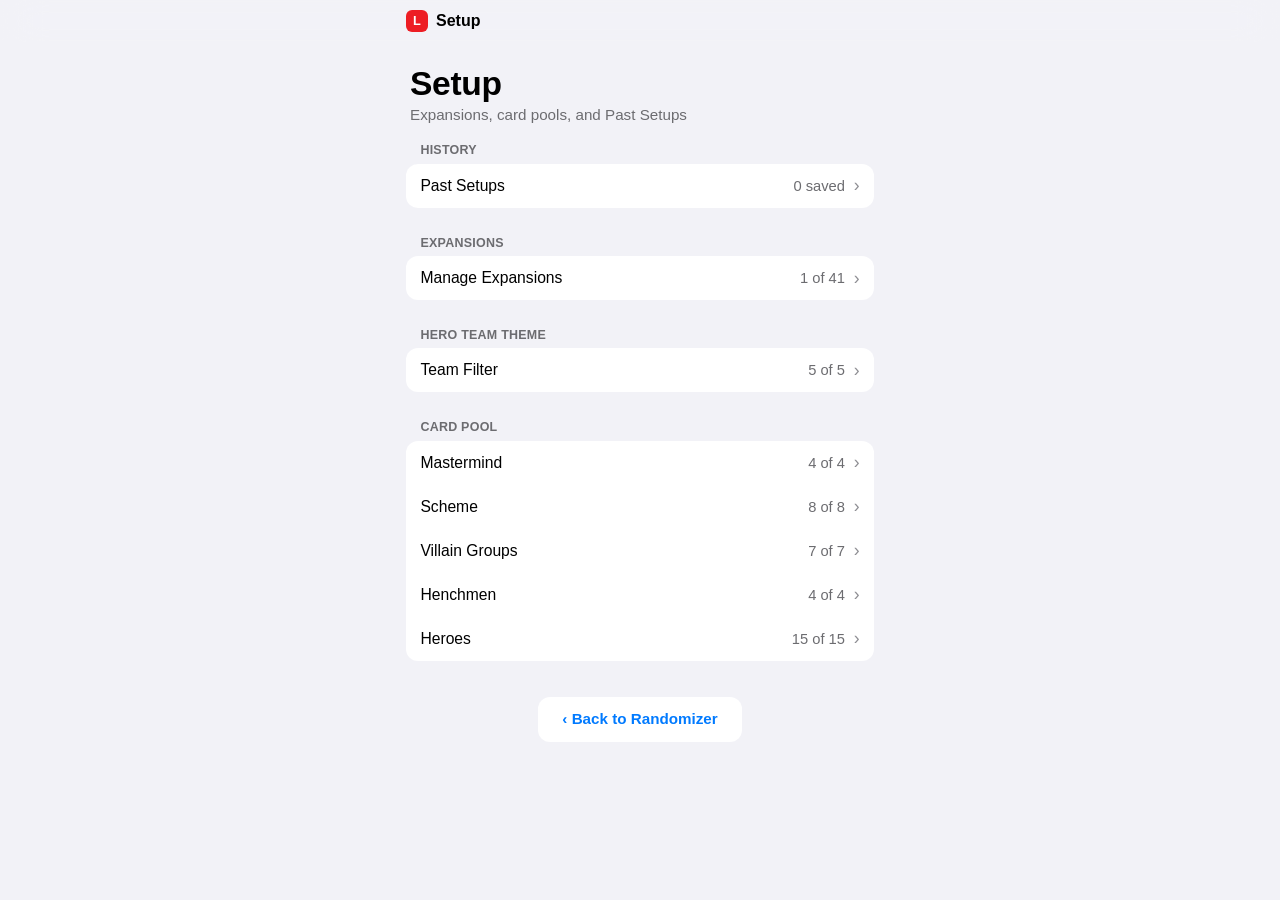
<file: setup.html>
<!DOCTYPE html>
<html lang="en">
<head>
  <meta charset="UTF-8" />
  <meta name="viewport" content="width=device-width, initial-scale=1.0, viewport-fit=cover" />
  <title>Setup — Marvel Legendary Randomizer</title>
  <meta name="description" content="Manage expansions, Team Filter, Past Setups, and the Mastermind/Scheme/Villain Group/Henchmen/Hero card pools." />
  <meta name="theme-color" content="#f2f2f7" media="(prefers-color-scheme: light)" />
  <meta name="theme-color" content="#000000" media="(prefers-color-scheme: dark)" />
  <link rel="icon" href="data:image/svg+xml,%3Csvg xmlns='http://www.w3.org/2000/svg' viewBox='0 0 100 100'%3E%3Crect width='100' height='100' rx='22' fill='%23ed1d24'/%3E%3Ctext x='50' y='68' font-family='Arial' font-weight='bold' font-size='56' fill='white' text-anchor='middle'%3EL%3C/text%3E%3C/svg%3E" />
  <link rel="apple-touch-icon" href="img/icons/icon-180.png?v=166" />
  <link rel="manifest" href="manifest.webmanifest" />
  <meta name="mobile-web-app-capable" content="yes" />
  <meta name="apple-mobile-web-app-capable" content="yes" />
  <meta name="apple-mobile-web-app-status-bar-style" content="black-translucent" />
  <meta name="apple-mobile-web-app-title" content="Legendary" />
  <link rel="stylesheet" href="css/styles.css?v=166" />
</head>
<body>
  <div class="navbar" id="navbar">
    <div class="navbar-inner">
      <a href="index.html" class="navbar-badge" style="text-decoration: none;">L</a>
      <span class="navbar-title">Setup</span>
    </div>
  </div>

  <main class="screen" id="screen">
    <div class="large-title-block">
      <h1 class="large-title">Setup</h1>
      <p class="large-subtitle">Expansions, card pools, and Past Setups</p>
    </div>

    <section class="ios-group">
      <div class="group-header"><span>History</span></div>
      <ul class="ios-list">
        <li>
          <button type="button" class="ios-row nav-row" id="open-history">
            <span class="row-text">Past Setups</span>
            <span class="row-trailing" id="history-count">0 saved</span>
            <span class="chevron">›</span>
          </button>
        </li>
      </ul>
    </section>

    <section class="ios-group">
      <div class="group-header"><span>Expansions</span></div>
      <ul class="ios-list">
        <li>
          <button type="button" class="ios-row nav-row" id="open-expansions">
            <span class="row-text">Manage Expansions</span>
            <span class="row-trailing" id="expansions-count">0 of 0</span>
            <span class="chevron">›</span>
          </button>
        </li>
      </ul>
    </section>

    <section class="ios-group hidden" id="team-theme-section">
      <div class="group-header"><span>Hero Team Theme</span></div>
      <ul class="ios-list">
        <li>
          <button type="button" class="ios-row nav-row" id="open-team-theme">
            <span class="row-text">Team Filter</span>
            <span class="row-trailing" id="team-theme-count">0 of 0</span>
            <span class="chevron">›</span>
          </button>
        </li>
      </ul>
    </section>

    <section class="ios-group">
      <div class="group-header">
        <span>Card Pool</span>
      </div>
      <ul class="ios-list" id="card-pool-list"></ul>
    </section>

    <p class="page-footer">
      <a href="index.html" class="footer-button">‹ Back to Randomizer</a>
    </p>
  </main>

  <div class="sheet-overlay hidden" id="sheet-overlay">
    <button type="button" class="sheet-backdrop" id="sheet-backdrop" aria-label="Close"></button>
    <div class="sheet" id="sheet">
      <div class="sheet-grabber"></div>
      <div class="sheet-header">
        <button type="button" class="sheet-header-btn" id="sheet-cancel">Back</button>
        <span class="sheet-title" id="sheet-title">Manage</span>
        <button type="button" class="sheet-header-btn sheet-header-btn-accent hidden" id="sheet-action">Clear</button>
      </div>
      <div class="sheet-search-wrap hidden" id="sheet-search-wrap">
        <input type="search" id="sheet-search" class="sheet-search" placeholder="Search" autocomplete="off" />
      </div>
      <div class="sheet-bulk-actions hidden" id="sheet-bulk-actions">
        <button type="button" class="sheet-bulk-btn" id="sheet-select-all">Select All</button>
        <button type="button" class="sheet-bulk-btn" id="sheet-deselect-all">Deselect All</button>
      </div>
      <div class="sheet-list" id="sheet-list"></div>
    </div>
  </div>

  <!-- Keep this ?v= in step with index.html's — see the note there. -->
  <script src="js/data.js?v=166"></script>
  <script src="js/app.js?v=166"></script>
  <script>
    if ("serviceWorker" in navigator) {
      window.addEventListener("load", () => navigator.serviceWorker.register("sw.js"));
    }
  </script>
</body>
</html>
</file>
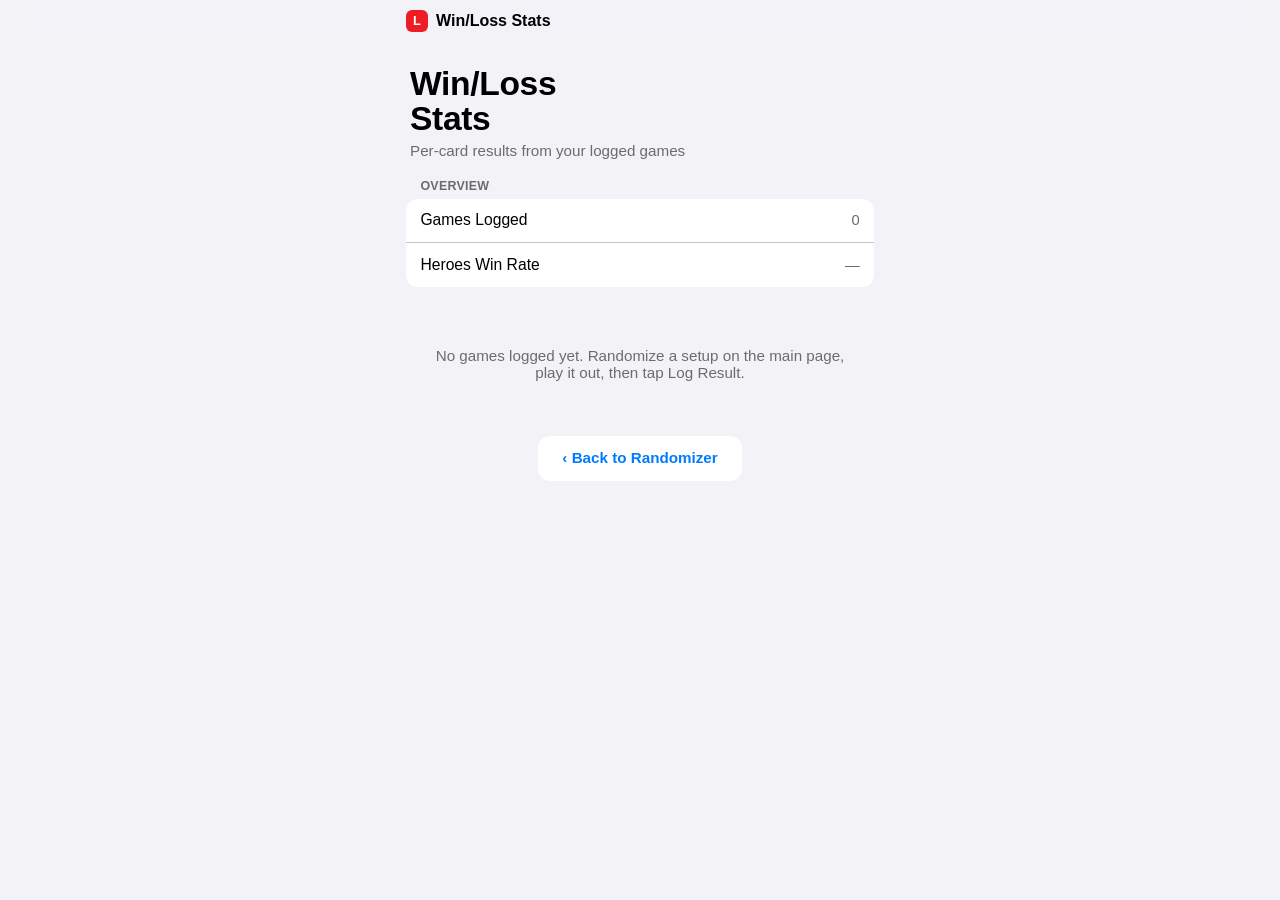
<file: stats.html>
<!DOCTYPE html>
<html lang="en">
<head>
  <meta charset="UTF-8" />
  <meta name="viewport" content="width=device-width, initial-scale=1.0, viewport-fit=cover" />
  <title>Win/Loss Stats — Marvel Legendary Randomizer</title>
  <meta name="description" content="Per-card win/loss stats logged from your Marvel Legendary Randomizer games." />
  <meta name="theme-color" content="#f2f2f7" media="(prefers-color-scheme: light)" />
  <meta name="theme-color" content="#000000" media="(prefers-color-scheme: dark)" />
  <link rel="icon" href="data:image/svg+xml,%3Csvg xmlns='http://www.w3.org/2000/svg' viewBox='0 0 100 100'%3E%3Crect width='100' height='100' rx='22' fill='%23ed1d24'/%3E%3Ctext x='50' y='68' font-family='Arial' font-weight='bold' font-size='56' fill='white' text-anchor='middle'%3EL%3C/text%3E%3C/svg%3E" />
  <link rel="apple-touch-icon" href="img/icons/icon-180.png?v=167" />
  <link rel="manifest" href="manifest.webmanifest" />
  <meta name="mobile-web-app-capable" content="yes" />
  <meta name="apple-mobile-web-app-capable" content="yes" />
  <meta name="apple-mobile-web-app-status-bar-style" content="black-translucent" />
  <meta name="apple-mobile-web-app-title" content="Legendary" />
  <link rel="stylesheet" href="css/styles.css?v=167" />
</head>
<body>
  <div class="navbar" id="navbar">
    <div class="navbar-inner">
      <a href="index.html" class="navbar-badge" style="text-decoration: none;">L</a>
      <span class="navbar-title">Win/Loss Stats</span>
    </div>
  </div>

  <main class="screen" id="screen">
    <div class="large-title-block">
      <h1 class="large-title">Win/Loss<br />Stats</h1>
      <p class="large-subtitle">Per-card results from your logged games</p>
    </div>

    <section class="ios-group">
      <div class="group-header"><span>Overview</span></div>
      <ul class="ios-list">
        <li class="ios-row">
          <span class="row-text">Games Logged</span>
          <span class="row-trailing" id="games-logged">0</span>
        </li>
        <li class="ios-row">
          <span class="row-text">Heroes Win Rate</span>
          <span class="row-trailing" id="hero-win-rate">—</span>
        </li>
      </ul>
    </section>

    <div id="stats-sections"></div>

    <section class="ios-group action-group hidden" id="clear-stats-group">
      <ul class="ios-list">
        <li class="ios-row-button">
          <button type="button" id="clear-stats" class="ios-list-button destructive">Clear All Stats</button>
        </li>
      </ul>
      <p class="group-footer">Resets every card's win/loss record and the lifetime game count. This can't be undone.</p>
    </section>

    <p class="page-footer">
      <a href="index.html" class="footer-button">‹ Back to Randomizer</a>
    </p>
  </main>

  <!-- Keep this ?v= in step with index.html's — see the note there. -->
  <script src="js/data.js?v=167"></script>
  <script src="js/stats.js?v=167"></script>
  <script>
    if ("serviceWorker" in navigator) {
      window.addEventListener("load", () => navigator.serviceWorker.register("sw.js"));
    }
  </script>
</body>
</html>
</file>
<file: css/styles.css>
:root {
  --bg: #f2f2f7;
  --grouped-bg: #ffffff;
  --separator: rgba(60, 60, 67, 0.29);
  --label: #000000;
  --label-secondary: #6c6c70;
  --label-tertiary: #8e8e93;
  --blue: #007aff;
  --green: #34c759;
  --red: #ff3b30;
  --navbar-bg: rgba(242, 242, 247, 0.85);
  --switch-off: #e9e9eb;
  --banner-bg: #fff3e0;
  --banner-border: #ff9500;
  --banner-text: #9a5b00;
  --info-bg: #e8f2ff;
  --info-border: #007aff;
  --info-text: #0a4d94;
  --font: -apple-system, BlinkMacSystemFont, "SF Pro Text", "Segoe UI", Roboto, Helvetica, Arial, sans-serif;
}

@media (prefers-color-scheme: dark) {
  :root {
    --bg: #000000;
    --grouped-bg: #1c1c1e;
    --separator: rgba(84, 84, 88, 0.65);
    --label: #ffffff;
    --label-secondary: #98989f;
    --label-tertiary: #6c6c70;
    --navbar-bg: rgba(0, 0, 0, 0.78);
    --switch-off: #39393d;
    --banner-bg: #3a2a12;
    --banner-border: #ff9f0a;
    --banner-text: #ffcf8a;
    --info-bg: #0f2540;
    --info-border: #0a84ff;
    --info-text: #9fcbff;
  }
}

* {
  box-sizing: border-box;
  -webkit-tap-highlight-color: transparent;
}

html, body {
  margin: 0;
  padding: 0;
}

body {
  background: var(--bg);
  color: var(--label);
  font-family: var(--font);
  -webkit-font-smoothing: antialiased;
}

/* ---------- Navbar ---------- */

.navbar {
  position: sticky;
  top: 0;
  z-index: 10;
  background: var(--navbar-bg);
  backdrop-filter: saturate(180%) blur(20px);
  -webkit-backdrop-filter: saturate(180%) blur(20px);
  border-bottom: 1px solid transparent;
}

.navbar-inner {
  max-width: 500px;
  margin: 0 auto;
  /* env(safe-area-inset-top) is 0 in an ordinary browser tab, but covers
   * the notch/Dynamic Island once this is installed to the home screen
   * and launches without Safari's own chrome (see apple-mobile-web-app-
   * capable in each page's <head>). */
  padding: calc(0.6rem + env(safe-area-inset-top)) 1rem 0.6rem;
  display: flex;
  align-items: center;
  gap: 0.5rem;
}

.navbar-badge {
  width: 22px;
  height: 22px;
  border-radius: 6px;
  background: #ed1d24;
  color: #fff;
  font-weight: 700;
  font-size: 0.8rem;
  display: flex;
  align-items: center;
  justify-content: center;
  flex-shrink: 0;
}

.navbar-title {
  font-size: 1rem;
  font-weight: 600;
}

/* ---------- Screen / layout ---------- */

.screen {
  max-width: 500px;
  margin: 0 auto;
  /* Same reasoning as .navbar-inner's top inset — keeps the last button
   * clear of the home indicator once this runs as an installed app. */
  padding: 1rem 1rem calc(3rem + env(safe-area-inset-bottom));
}

.large-title-block {
  padding: 0.5rem 0.25rem 1.25rem;
}

.large-title {
  font-size: 2.1rem;
  font-weight: 800;
  line-height: 1.05;
  margin: 0 0 0.3rem;
  letter-spacing: -0.01em;
}

.large-subtitle {
  margin: 0;
  color: var(--label-secondary);
  font-size: 0.95rem;
}

/* ---------- Grouped list ---------- */

.ios-group {
  margin-bottom: 1.75rem;
}

.group-header {
  display: flex;
  align-items: baseline;
  justify-content: space-between;
  padding: 0 0.9rem 0.4rem;
  text-transform: uppercase;
  font-size: 0.78rem;
  font-weight: 600;
  color: var(--label-secondary);
  letter-spacing: 0.02em;
}

.group-footer {
  padding: 0.5rem 0.9rem 0;
  font-size: 0.8rem;
  color: var(--label-secondary);
  margin: 0;
}

.ios-list {
  list-style: none;
  margin: 0;
  padding: 0;
  background: var(--grouped-bg);
  border-radius: 12px;
  overflow: hidden;
}

.ios-row {
  display: flex;
  align-items: center;
  gap: 0.7rem;
  padding: 0.65rem 0.9rem;
  min-height: 44px;
  border-bottom: 1px solid var(--separator);
}

.ios-list > .ios-row:last-child,
.ios-list > li:last-child > .ios-row {
  border-bottom: none;
}

.row-text {
  flex: 1;
  font-size: 0.98rem;
  min-width: 0;
}

.row-text-main {
  display: block;
  font-size: 0.98rem;
  overflow: hidden;
  text-overflow: ellipsis;
  white-space: nowrap;
}

.team-icon {
  width: 22px;
  height: 22px;
  margin-right: 0.35rem;
  vertical-align: -6px;
  object-fit: contain;
}

.row-text-sub {
  display: block;
  font-size: 0.8rem;
  color: var(--label-secondary);
  margin-top: 0.05rem;
}

/* Keyword Glossary rows: unlike every other row-text-main, the term
 * shouldn't ellipsis-truncate (they're all short anyway) and the
 * definition is the reason the row exists, so let it wrap fully
 * instead of relying on row-text-sub's usual single-line treatment. */
.glossary-term {
  font-weight: 700;
  white-space: normal;
}

.glossary-definition {
  line-height: 1.4;
  padding: 0.15rem 0;
}

.glossary-expansions {
  display: flex;
  flex-wrap: wrap;
  gap: 0.3rem;
  margin-top: 0.2rem;
}

.glossary-expansion-tag {
  font-size: 0.7rem;
  font-weight: 500;
  color: var(--label-secondary);
  background: var(--switch-off);
  border-radius: 999px;
  padding: 0.15rem 0.55rem;
  white-space: nowrap;
}

/* ---------- iOS switch ---------- */

.ios-switch {
  position: relative;
  width: 51px;
  height: 31px;
  flex-shrink: 0;
}

.ios-switch input {
  position: absolute;
  opacity: 0;
  width: 100%;
  height: 100%;
  margin: 0;
  cursor: pointer;
}

.ios-switch .track {
  position: absolute;
  inset: 0;
  background: var(--switch-off);
  border-radius: 999px;
  transition: background 0.18s ease;
  pointer-events: none;
}

.ios-switch .thumb {
  position: absolute;
  top: 2px;
  left: 2px;
  width: 27px;
  height: 27px;
  border-radius: 50%;
  background: #fff;
  box-shadow: 0 3px 8px rgba(0, 0, 0, 0.25), 0 0 0 0.5px rgba(0, 0, 0, 0.04);
  transition: transform 0.18s ease;
  pointer-events: none;
}

.ios-switch input:checked ~ .track {
  background: var(--green);
}

.ios-switch input:checked ~ .thumb {
  transform: translateX(20px);
}

/* ---------- Stepper ---------- */

.stepper {
  display: flex;
  align-items: center;
  border: 1px solid var(--separator);
  border-radius: 8px;
  overflow: hidden;
  flex-shrink: 0;
}

.stepper-btn {
  width: 34px;
  height: 30px;
  border: none;
  background: var(--grouped-bg);
  color: var(--blue);
  font-size: 1.1rem;
  font-weight: 500;
  cursor: pointer;
  display: flex;
  align-items: center;
  justify-content: center;
}

.stepper-btn:disabled {
  color: var(--label-tertiary);
  cursor: not-allowed;
}

.stepper-btn:first-child {
  border-right: 1px solid var(--separator);
}

.stepper-btn:last-child {
  border-left: 1px solid var(--separator);
}

.stepper-value {
  min-width: 2.1rem;
  text-align: center;
  font-size: 0.92rem;
  font-variant-numeric: tabular-nums;
}

/* ---------- Buttons-as-rows ---------- */

.ios-row-button {
  padding: 0;
}

.ios-list-button {
  width: 100%;
  border: none;
  background: none;
  color: var(--blue);
  font-size: 1rem;
  font-weight: 600;
  padding: 0.75rem 0.9rem;
  cursor: pointer;
  text-align: center;
}

.ios-list-button.primary {
  color: #fff;
  background: var(--red-brand, #ed1d24);
}

.ios-list-button.destructive {
  color: var(--red);
}

.ios-list-button:disabled {
  color: var(--label-tertiary);
  background: var(--grouped-bg);
  cursor: not-allowed;
}

.outcome-btn.active-outcome.outcome-win {
  background: var(--green);
  color: #fff;
}

.outcome-btn.active-outcome.outcome-loss {
  background: var(--red);
  color: #fff;
}

.outcome-pill {
  display: flex;
  border-radius: 999px;
  overflow: hidden;
  background: var(--switch-off);
  flex-shrink: 0;
}

.outcome-pill button {
  border: none;
  background: none;
  font-family: inherit;
  font-size: 0.78rem;
  font-weight: 800;
  padding: 0.36rem 0.62rem;
  color: var(--label-tertiary);
  cursor: pointer;
}

.outcome-pill button.active.outcome-win {
  background: var(--green);
  color: #fff;
}

.outcome-pill button.active.outcome-loss {
  background: var(--red);
  color: #fff;
}

.action-group {
  margin-bottom: 1.5rem;
}

/* ---------- Banner ---------- */

.ios-banner {
  background: var(--banner-bg);
  border: 1px solid var(--banner-border);
  border-radius: 12px;
  padding: 0.7rem 0.9rem;
  margin-bottom: 1.25rem;
  font-size: 0.85rem;
  color: var(--banner-text);
}

/* A tappable, collapsed-by-default note — <details class="scheme-note">
 * <summary>Label</summary><div class="scheme-note-body">...</div>
 * </details>. Collapsed, it's just the small summary chip; opening it
 * reveals the same colored callout the block used to show open by
 * default. */
.scheme-note {
  margin-top: 0.6rem;
}

.scheme-note summary {
  display: inline-flex;
  align-items: center;
  gap: 0.3rem;
  list-style: none;
  cursor: pointer;
  background: var(--info-bg);
  color: var(--info-text);
  border-radius: 999px;
  padding: 0.3rem 0.8rem;
  font-size: 0.78rem;
  font-weight: 600;
  text-transform: uppercase;
  letter-spacing: 0.03em;
}

.scheme-note summary::-webkit-details-marker {
  display: none;
}

.scheme-note summary::before {
  content: "›";
  display: inline-block;
  font-size: 0.85rem;
  font-weight: 700;
  transition: transform 0.15s ease;
}

.scheme-note[open] summary::before {
  transform: rotate(90deg);
}

.scheme-note-body {
  background: var(--info-bg);
  border-left: 3px solid var(--info-border);
  border-radius: 0 10px 10px 0;
  margin-top: 0.4rem;
  padding: 0.65rem 0.85rem;
  font-size: 0.85rem;
  line-height: 1.5;
  color: var(--info-text);
}

.scheme-note--evil summary {
  background: var(--banner-bg);
  color: var(--banner-text);
}

.scheme-note--evil .scheme-note-body {
  background: var(--banner-bg);
  border-left-color: var(--red);
  color: var(--banner-text);
}

.ios-banner p {
  margin: 0.15rem 0;
}

.hidden {
  display: none !important;
}

/* ---------- Result rows ---------- */

.result-row {
  display: flex;
  align-items: center;
  gap: 0.7rem;
  padding: 0.6rem 0.9rem;
  min-height: 44px;
  border-bottom: 1px solid var(--separator);
}

.result-row:last-child {
  border-bottom: none;
}

.result-row.locked {
  background: rgba(255, 149, 0, 0.08);
}

.result-row-text {
  flex: 1;
  min-width: 0;
}

.result-row-actions {
  display: flex;
  gap: 0.35rem;
  flex-shrink: 0;
}

/* Tighter vertical rhythm for the results screen only (#results spans
 * Mastermind through Heroes) so more of a setup fits on screen at once,
 * without dropping any row content, icons, or controls. */
#results .ios-group {
  margin-bottom: 1.1rem;
}

#results .group-header {
  padding: 0 0.9rem 0.3rem;
}

#results .group-footer {
  padding: 0.35rem 0.9rem 0;
  font-size: 0.76rem;
}

#results .ios-row,
#results .result-row {
  padding: 0.45rem 0.85rem;
  min-height: 38px;
  gap: 0.6rem;
}

#results .row-text-main {
  font-size: 0.92rem;
}

#results .row-text-sub {
  font-size: 0.76rem;
}

#results .scheme-note {
  margin-top: 0.45rem;
}

#results .scheme-note summary {
  padding: 0.25rem 0.7rem;
  font-size: 0.74rem;
}

#results .scheme-note-body {
  margin-top: 0.3rem;
  padding: 0.55rem 0.75rem;
  font-size: 0.82rem;
}

.round-btn {
  width: 30px;
  height: 30px;
  border-radius: 50%;
  border: none;
  background: var(--bg);
  font-size: 0.95rem;
  cursor: pointer;
  display: flex;
  align-items: center;
  justify-content: center;
}

.round-btn:disabled {
  opacity: 0.35;
  cursor: not-allowed;
}

/* ---------- Past Setups row (tappable to open its detail) ---------- */

.history-row {
  cursor: pointer;
}

.history-row:active {
  background: var(--switch-off);
}

.history-row:hover .row-text-main {
  color: var(--blue);
}

/* The "⋯" overflow's Restore/Delete options render as their own row
 * right below the entry (plain document flow) rather than a floating
 * popover, so they're never clipped by the sheet's rounded-corner
 * masking on a short list. */
.history-menu-row {
  justify-content: flex-end;
  gap: 1.3rem;
  padding: 0.55rem 0.9rem;
}

.text-action {
  border: none;
  background: none;
  font-family: inherit;
  font-size: 0.9rem;
  font-weight: 600;
  color: var(--blue);
  cursor: pointer;
  padding: 0.2rem 0;
}

.text-action.destructive {
  color: var(--red);
}

/* ---------- Past Setups detail (drill-in from a history row) ---------- */

.detail-summary {
  display: flex;
  align-items: center;
  justify-content: space-between;
  gap: 0.7rem;
  padding: 0.1rem 0.15rem 1.1rem;
}

.detail-summary .meta {
  font-size: 0.85rem;
  color: var(--label-secondary);
}

/* ---------- Navigation rows (Card Pool / History) ---------- */

.nav-row {
  width: 100%;
  border: none;
  background: none;
  font-family: inherit;
  text-align: left;
  text-decoration: none;
  cursor: pointer;
  color: var(--label);
}

.row-trailing {
  color: var(--label-secondary);
  font-size: 0.92rem;
  flex-shrink: 0;
  white-space: nowrap;
}

.chevron {
  color: var(--label-tertiary);
  font-size: 1.1rem;
  flex-shrink: 0;
  margin-left: -0.15rem;
}

/* ---------- Segmented control ---------- */

.segmented {
  display: flex;
  background: var(--bg);
  border-radius: 8px;
  padding: 2px;
  flex-shrink: 0;
}

.segmented button {
  border: none;
  background: none;
  color: var(--label);
  font-size: 0.85rem;
  font-weight: 500;
  width: 30px;
  height: 26px;
  border-radius: 6px;
  cursor: pointer;
}

.segmented button.active {
  background: var(--grouped-bg);
  font-weight: 700;
  box-shadow: 0 1px 3px rgba(0, 0, 0, 0.15);
}

/* Wider variant for longer labels (Custom Card category picker) — same
 * track/active-pill look as .segmented, just auto-width buttons
 * instead of the fixed 30px built for single digits. */
.segmented-wide {
  width: 100%;
}

.segmented-wide button {
  flex: 1;
  width: auto;
  height: auto;
  padding: 0.42rem 0.15rem;
  font-size: 0.72rem;
  line-height: 1.15;
}

/* ---------- Sheet (modal) ---------- */

.sheet-overlay {
  position: fixed;
  inset: 0;
  z-index: 100;
  display: flex;
  align-items: flex-end;
  justify-content: center;
}

.sheet-overlay.hidden {
  display: none;
}

.sheet-backdrop {
  position: absolute;
  inset: 0;
  border: none;
  background: rgba(0, 0, 0, 0.4);
  padding: 0;
  cursor: pointer;
}

.sheet {
  position: relative;
  width: 100%;
  max-width: 500px;
  max-height: 85vh;
  background: var(--bg);
  border-radius: 16px 16px 0 0;
  display: flex;
  flex-direction: column;
  overflow: hidden;
  box-shadow: 0 -4px 24px rgba(0, 0, 0, 0.25);
  padding-bottom: env(safe-area-inset-bottom);
}

.sheet-grabber {
  width: 36px;
  height: 5px;
  border-radius: 3px;
  background: var(--separator);
  margin: 0.55rem auto 0.2rem;
  flex-shrink: 0;
}

.sheet-header {
  display: flex;
  align-items: center;
  justify-content: space-between;
  padding: 0.5rem 0.9rem;
  flex-shrink: 0;
}

.sheet-header-btn {
  background: none;
  border: none;
  color: var(--blue);
  font-size: 0.95rem;
  cursor: pointer;
  padding: 0.2rem;
}

.sheet-header-btn-accent {
  color: var(--red);
  font-weight: 600;
}

.sheet-header-btn:disabled {
  color: var(--label-tertiary);
  cursor: not-allowed;
}

.sheet-header-btn-add {
  font-size: 1.3rem;
  font-weight: 600;
  line-height: 1;
}

.sheet-title {
  font-weight: 700;
  font-size: 1rem;
}

.sheet-search-wrap {
  padding: 0 0.9rem 0.6rem;
  flex-shrink: 0;
}

.sheet-search {
  width: 100%;
  border: none;
  border-radius: 10px;
  background: var(--grouped-bg);
  padding: 0.5rem 0.7rem;
  font-size: 0.95rem;
  color: var(--label);
  font-family: inherit;
}

.sheet-search::placeholder {
  color: var(--label-tertiary);
}

/* Same look as .sheet-search, for a search box on a standalone page
 * (e.g. glossary.html) instead of inside the sheet overlay. */
.page-search-wrap {
  margin-bottom: 1.25rem;
}

.page-search {
  width: 100%;
  border: none;
  border-radius: 10px;
  background: var(--grouped-bg);
  padding: 0.6rem 0.8rem;
  font-size: 0.95rem;
  color: var(--label);
  font-family: inherit;
}

.page-search::placeholder {
  color: var(--label-tertiary);
}

/* ---------- Form rows (Add/Edit Custom Card) ---------- */

.form-row {
  display: flex;
  flex-direction: column;
  gap: 0.25rem;
  padding: 0.55rem 0.9rem 0.65rem;
  border-bottom: 1px solid var(--separator);
}

.form-row:last-child {
  border-bottom: none;
}

.form-label {
  font-size: 0.72rem;
  font-weight: 700;
  text-transform: uppercase;
  letter-spacing: 0.03em;
  color: var(--label-secondary);
}

.form-input {
  border: none;
  background: none;
  font-family: inherit;
  font-size: 0.98rem;
  color: var(--label);
  padding: 0.1rem 0;
  width: 100%;
}

.form-input::placeholder {
  color: var(--label-tertiary);
}

textarea.form-input {
  resize: none;
  min-height: 3.2em;
  line-height: 1.4;
  font-family: inherit;
}

.sheet-bulk-actions {
  display: flex;
  gap: 0.6rem;
  padding: 0 0.9rem 0.6rem;
  flex-shrink: 0;
}

.sheet-bulk-btn {
  flex: 1;
  border: none;
  border-radius: 10px;
  background: var(--grouped-bg);
  color: var(--blue);
  font-size: 0.88rem;
  font-weight: 600;
  padding: 0.55rem 0.6rem;
  cursor: pointer;
}

.sheet-bulk-btn:disabled {
  color: var(--label-tertiary);
  cursor: not-allowed;
}

.sheet-list {
  flex: 1;
  overflow-y: auto;
  margin: 0 0.9rem 0.9rem;
  width: auto;
  -webkit-overflow-scrolling: touch;
}

.sheet-row {
  width: 100%;
  border: none;
  background: none;
  font-family: inherit;
  text-align: left;
  cursor: pointer;
  color: var(--label);
}

.sheet-empty {
  text-align: center;
  color: var(--label-secondary);
  padding: 2rem 1rem;
  font-size: 0.9rem;
}

/* ---------- Misc ---------- */

.empty-state {
  color: var(--label-secondary);
  text-align: center;
  padding: 2rem 1rem;
  font-size: 0.95rem;
}

.page-footer {
  color: var(--label-tertiary);
  font-size: 0.75rem;
  text-align: center;
  padding: 0.5rem 0.75rem 0;
  line-height: 1.5;
}

/* Same "‹ Back" link as .page-footer, just relocated above the title so
 * a long page (e.g. the Keyword Glossary) doesn't need a full scroll to
 * get back — see the matching one still kept at the bottom too. Left-
 * aligned and smaller than the bottom one so it reads like a nav-bar
 * back link rather than repeating that big end-of-page call to action. */
.page-footer-top {
  text-align: left;
  padding: 0 0 0.75rem;
}

.page-footer-top .footer-button {
  padding: 0.4rem 0.9rem;
  font-size: 0.88rem;
}

.footer-button {
  display: inline-block;
  background: var(--grouped-bg);
  color: var(--blue);
  font-size: 0.95rem;
  font-weight: 600;
  text-decoration: none;
  padding: 0.7rem 1.5rem;
  border-radius: 12px;
}
</file>
